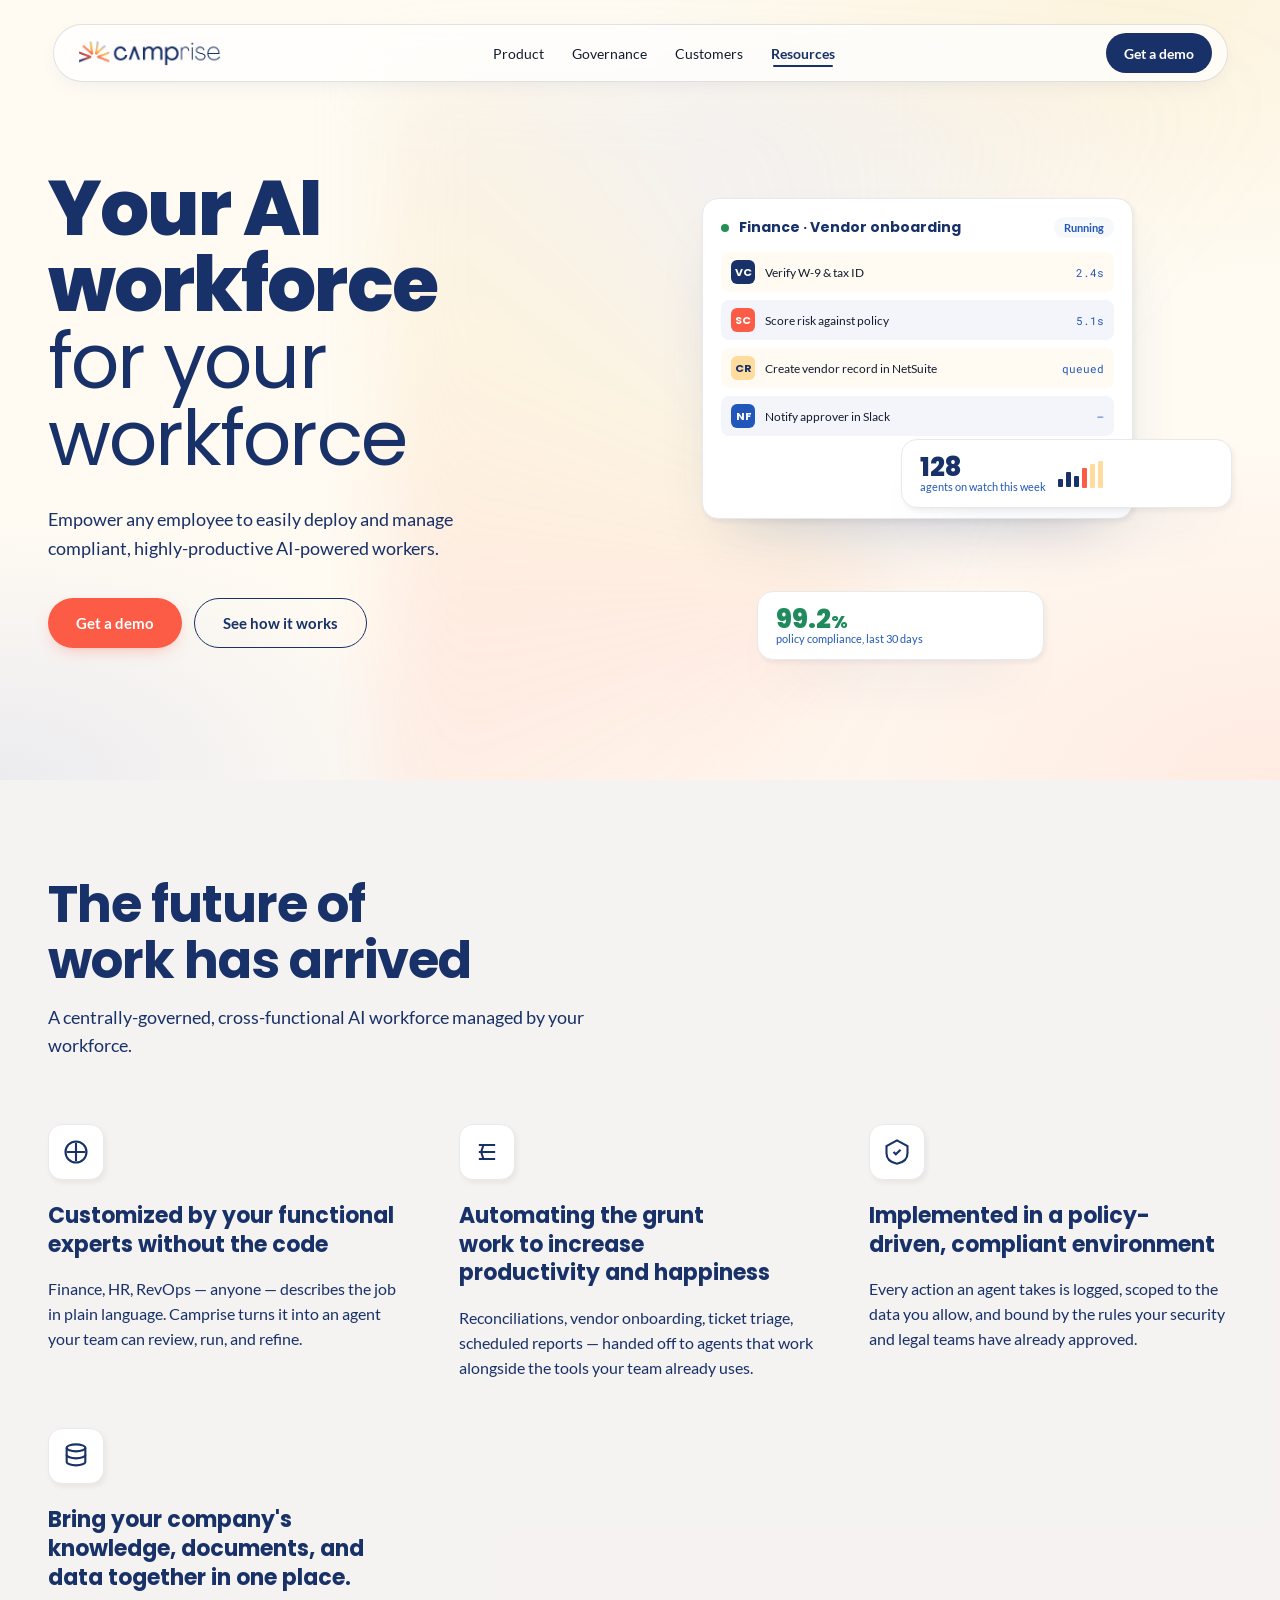
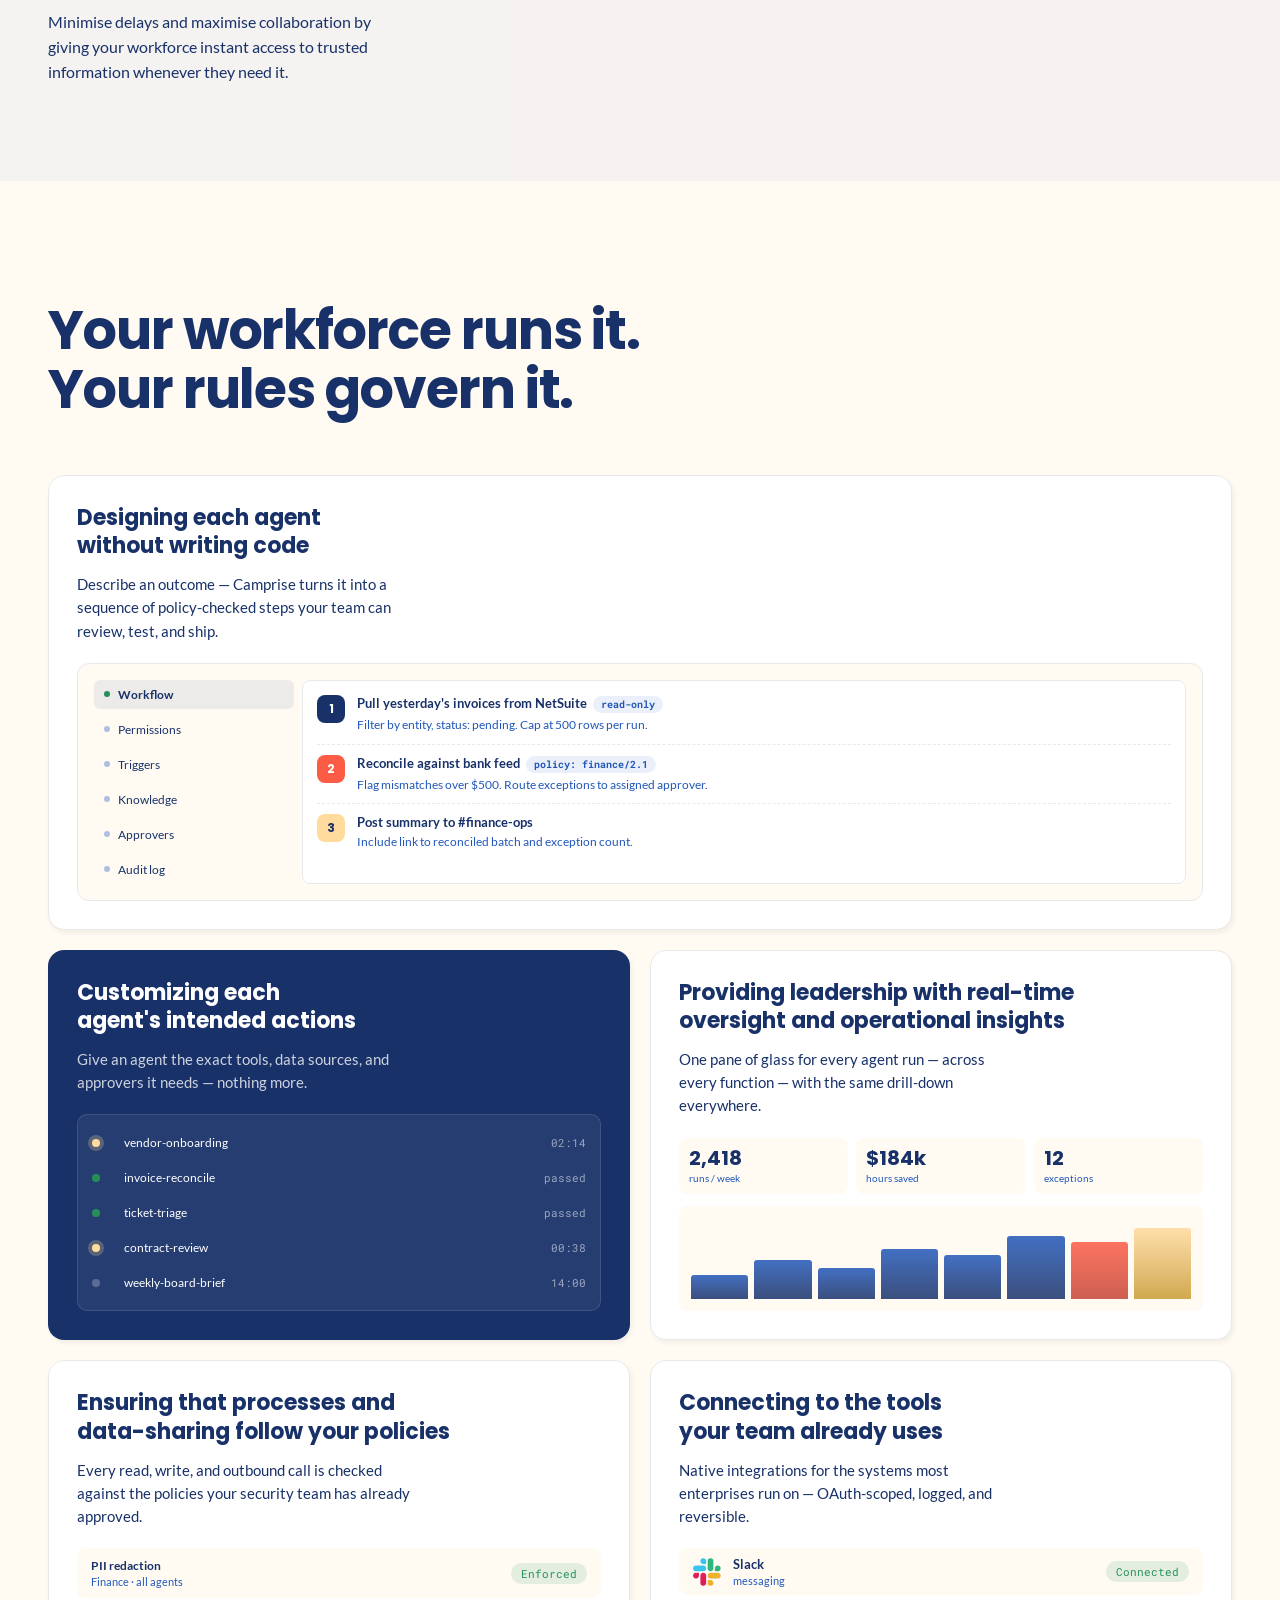
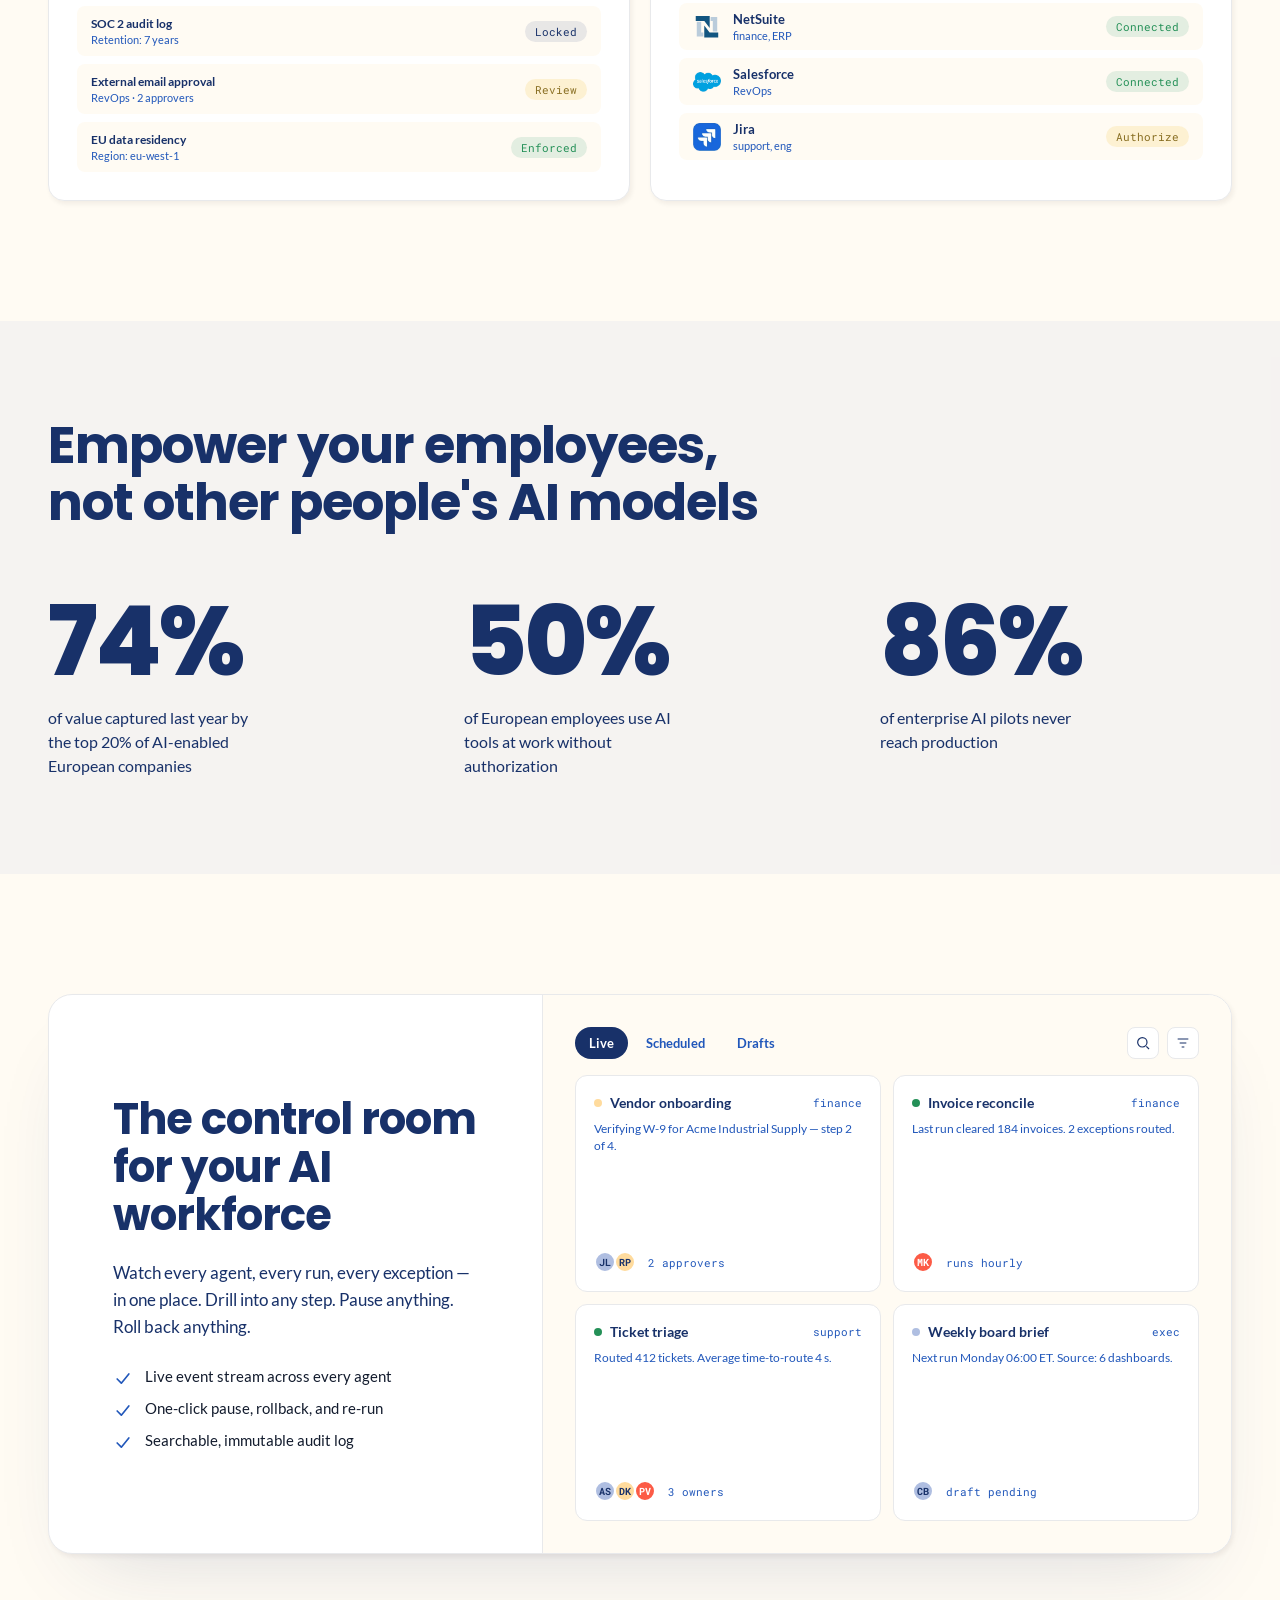
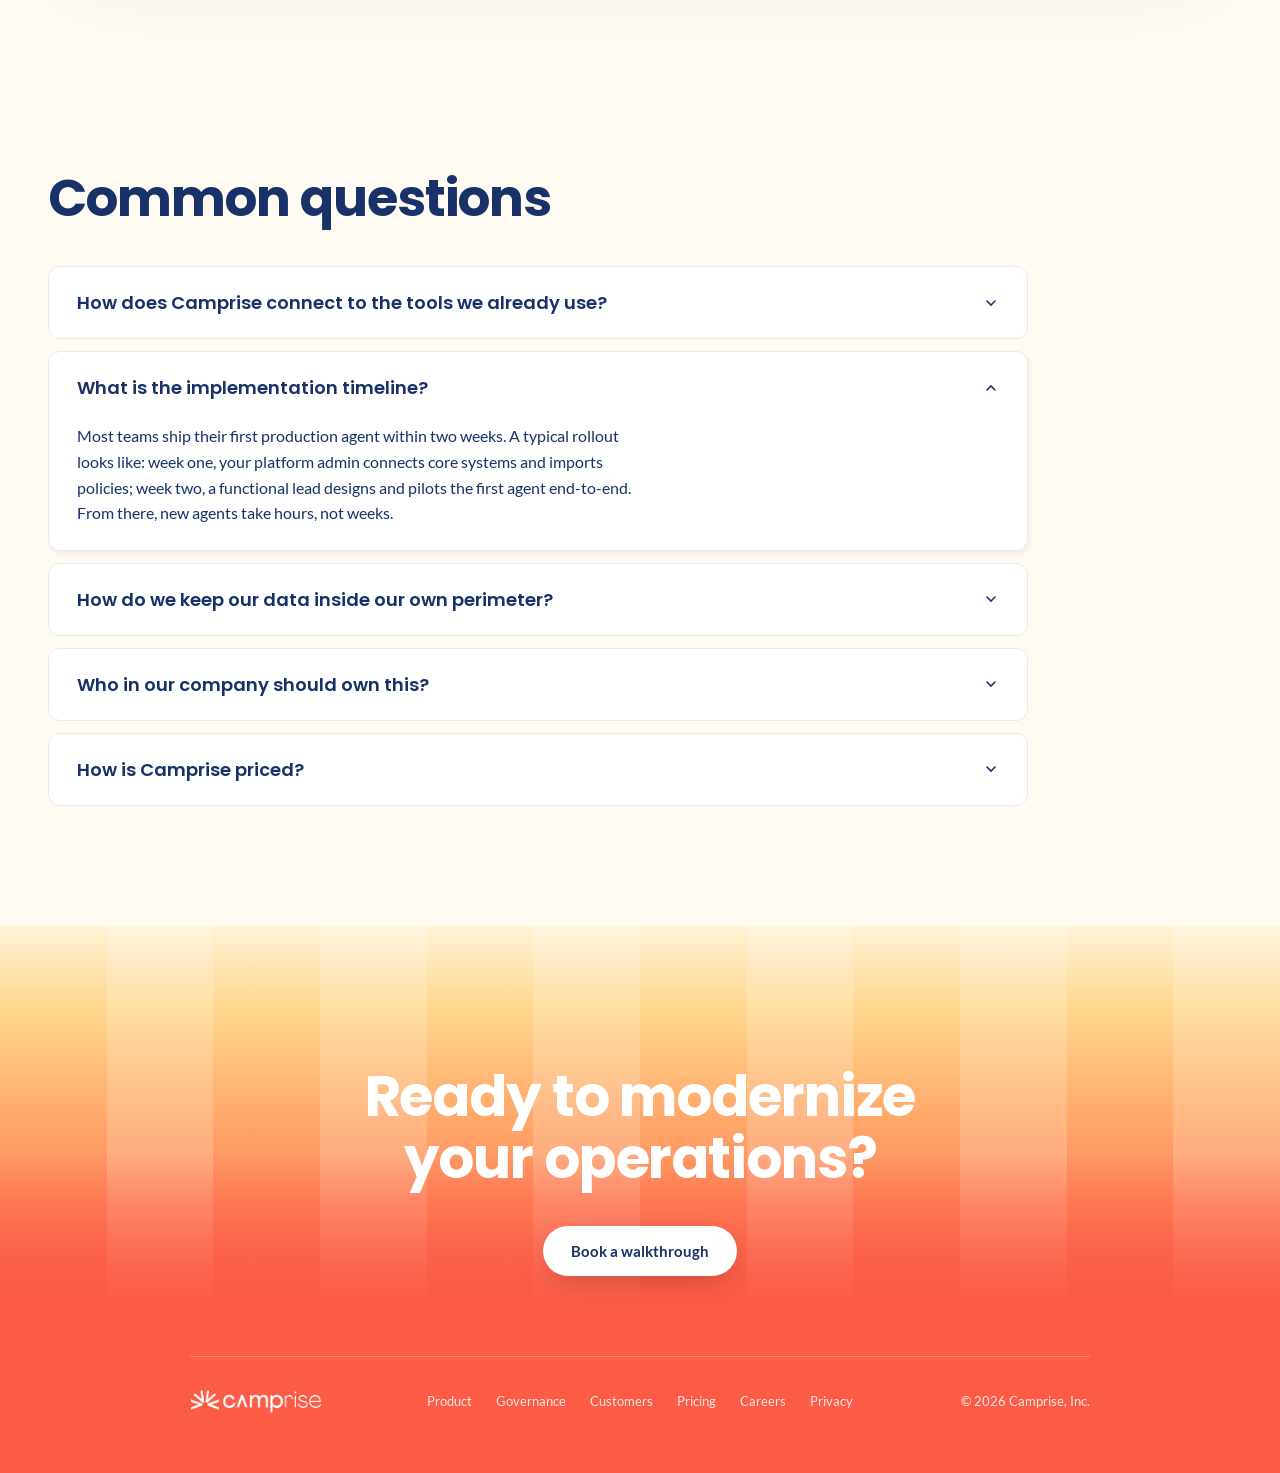
<file: index.html>
<!doctype html>
<html lang="en">
<head>
<meta charset="utf-8">
<meta name="viewport" content="width=device-width, initial-scale=1">
<title>Camprise — Your AI workforce for your workforce</title>
<link rel="stylesheet" href="colors_and_type.css">
<style>
  /* ---------- base ---------- */
  *, *::before, *::after { box-sizing: border-box; }
  html, body { margin: 0; padding: 0; }
  body {
    font-family: var(--cp-font-body);
    color: var(--cp-fg-1);
    background: var(--cp-cream);
    -webkit-font-smoothing: antialiased;
    text-rendering: optimizeLegibility;
  }
  img, svg { display: block; max-width: 100%; }
  a { color: inherit; text-decoration: none; }
  button { font: inherit; cursor: pointer; border: 0; background: none; color: inherit; }

  .wrap { max-width: 1280px; margin: 0 auto; padding: 0 48px; }
  @media (max-width: 720px) { .wrap { padding: 0 24px; } }

  /* ---------- motion ---------- */
  @keyframes cp-fade-up { from { opacity: 0; transform: translateY(18px); filter: blur(4px); } to { opacity: 1; transform: none; filter: blur(0); } }
  @keyframes cp-ring-pulse { 0%, 100% { box-shadow: 0 0 0 4px var(--ring-c); } 50% { box-shadow: 0 0 0 8px var(--ring-c); } }
  @keyframes cp-float { 0%, 100% { transform: translateY(0); } 50% { transform: translateY(-8px); } }
  @keyframes cp-grow-y { from { transform: scaleY(0); } to { transform: scaleY(1); } }
  @keyframes cp-grow-x { from { transform: scaleX(0); } to { transform: scaleX(1); } }

  /* Reveal-on-scroll is progressive enhancement ONLY. Content is visible by
     default; the hidden start state is applied solely when the inline script in
     <head> has confirmed animation is safe (it adds .cp-anim to <html>). Never
     gate content visibility on JS alone — if the observer never fires, the page
     must still read normally. */
  .cp-anim .reveal {
    opacity: 0; transform: translateY(18px); filter: blur(4px);
    transition: opacity .6s var(--cp-ease), transform .6s var(--cp-ease), filter .6s var(--cp-ease);
    transition-delay: var(--reveal-delay, 0s);
  }
  .cp-anim .reveal.is-visible { opacity: 1; transform: none; filter: blur(0); }
  @media print {
    .reveal, .cp-anim .reveal { opacity: 1 !important; transform: none !important; filter: none !important; }
  }
  .three-col .feature:nth-child(2) { --reveal-delay: .1s; }
  .three-col .feature:nth-child(3) { --reveal-delay: .2s; }
  .three-col .feature:nth-child(4) { --reveal-delay: .3s; }
  .bento .card:nth-child(2) { --reveal-delay: .08s; }
  .bento .card:nth-child(3) { --reveal-delay: .16s; }
  .bento .card:nth-child(4) { --reveal-delay: .24s; }
  .bento .card:nth-child(5) { --reveal-delay: .32s; }
  .stats-row .stat:nth-child(2) { --reveal-delay: .12s; }
  .stats-row .stat:nth-child(3) { --reveal-delay: .24s; }
  .faq-list .faq:nth-child(2) { --reveal-delay: .06s; }
  .faq-list .faq:nth-child(3) { --reveal-delay: .12s; }
  .faq-list .faq:nth-child(4) { --reveal-delay: .18s; }
  .faq-list .faq:nth-child(5) { --reveal-delay: .24s; }

  @media (prefers-reduced-motion: reduce) {
    *, *::before, *::after {
      animation-duration: 0.001ms !important;
      animation-iteration-count: 1 !important;
      transition-duration: 0.001ms !important;
      scroll-behavior: auto !important;
    }
    .reveal, .cp-anim .reveal { opacity: 1 !important; transform: none !important; filter: blur(0) !important; }
    .dash-chart span, .card.is-visible .dash-chart span { transform: scaleY(1) !important; }
  }

  /* ---------- nav ---------- */
  .nav-outer {
    position: sticky; top: 16px; z-index: 50;
    padding: 0 48px;
    margin-top: 24px;
  }
  .nav {
    position: relative;
    max-width: 1175px; margin: 0 auto;
    min-height: 58px; border-radius: 9999px;
    background: rgba(255,255,255,0.7);
    backdrop-filter: blur(12px); -webkit-backdrop-filter: blur(12px);
    border: 1px solid rgba(15, 17, 31, 0.12);
    box-shadow: 0 1px 0 rgba(255,255,255,0.4) inset, 0 6px 24px -12px rgba(31, 54, 117, 0.15);
    display: flex; align-items: center; justify-content: space-between;
    padding: 0 14px 0 24px;
    gap: 12px;
  }
  .brand {
    display: flex; align-items: center; gap: 10px;
    font-family: var(--cp-font-display);
    font-weight: 800;
    font-size: 20px;
    color: var(--cp-night);
    letter-spacing: -0.01em;
    flex-shrink: 0;
  }
  .brand-mark {
    width: 26px; height: 26px;
    border-radius: 6px;
    background: var(--cp-gradient-sunrise);
    position: relative;
    overflow: hidden;
  }
  .brand-mark::after {
    content: "";
    position: absolute; inset: 0;
    background: linear-gradient(180deg, transparent 55%, rgba(31,54,117,0.85) 55%);
    clip-path: polygon(50% 18%, 92% 100%, 8% 100%);
  }
  .brand-logo { height: 26px; width: auto; display: block; }
  .footer-brand .brand-logo { height: 24px; filter: brightness(0) invert(1); }
  .nav-links {
    display: flex; align-items: center; gap: 28px;
    font-size: 14px;
    color: var(--cp-fg-1);
    font-weight: 500;
  }
  .nav-links a { position: relative; transition: color .16s var(--cp-ease); }
  .nav-links a:hover { color: var(--cp-link); }
  .nav-links a::after {
    content: ""; position: absolute; left: 2px; right: 2px; bottom: -5px; height: 2px;
    background: var(--cp-night); border-radius: 2px;
    transform: scaleX(0); transform-origin: left;
    transition: transform .3s var(--cp-ease);
  }
  .nav-links a.active { color: var(--cp-night); font-weight: 700; }
  .nav-links a.active::after { transform: scaleX(1); }
  .nav-cta {
    display: inline-flex; align-items: center; gap: 6px;
    height: 40px; padding: 0 18px;
    background: var(--cp-night); color: #fff;
    border-radius: 9999px; font-weight: 600; font-size: 14px;
    transition: background .16s var(--cp-ease), transform .16s var(--cp-ease);
    white-space: nowrap; flex-shrink: 0;
  }
  .nav-cta:hover { background: var(--cp-night-700); transform: translateY(-1px); }

  .nav-toggle-input { position: absolute; opacity: 0; pointer-events: none; }
  .nav-toggle {
    display: none;
    align-items: center; gap: 8px;
    height: 36px; padding: 0 12px;
    border-radius: 9999px;
    flex-shrink: 0; cursor: pointer;
  }
  .nav-toggle-icon { position: relative; width: 18px; height: 18px; flex-shrink: 0; }
  .nav-toggle-bar, .nav-toggle-bar::before, .nav-toggle-bar::after {
    content: ""; display: block;
    width: 18px; height: 2px;
    background: var(--cp-night);
    border-radius: 2px;
    position: relative; top: 8px;
    transition: transform .18s var(--cp-ease), opacity .18s var(--cp-ease), background .18s var(--cp-ease);
  }
  .nav-toggle-bar::before { position: absolute; top: -6px; }
  .nav-toggle-bar::after { position: absolute; top: 6px; }
  .nav-toggle-label { font-size: 13px; font-weight: 600; color: var(--cp-night); }
  .nav-toggle-input:checked ~ .nav-toggle .nav-toggle-bar { background: transparent; }
  .nav-toggle-input:checked ~ .nav-toggle .nav-toggle-bar::before { top: 0; transform: rotate(45deg); }
  .nav-toggle-input:checked ~ .nav-toggle .nav-toggle-bar::after { top: 0; transform: rotate(-45deg); }
  .nav-toggle-input:checked ~ .nav-toggle .nav-toggle-label::before { content: "Close"; }
  .nav-toggle-label::before { content: "Menu"; }

  @media (max-width: 880px) {
    .nav-outer { padding: 0 20px; }
    .nav-links {
      display: none;
      position: absolute;
      top: calc(100% + 10px);
      left: 0; right: 0;
      flex-direction: column;
      align-items: stretch;
      gap: 2px;
      background: #fff;
      border: 1px solid var(--cp-mist);
      border-radius: 20px;
      padding: 10px;
      box-shadow: 0 20px 40px -20px rgba(31, 54, 117, 0.3);
    }
    .nav-links a { padding: 12px 14px; border-radius: 12px; }
    .nav-links a:hover { background: var(--cp-cream); }
    .nav-toggle { display: flex; }
    .nav-toggle-input:checked ~ .nav-links { display: flex; }
  }
  @media (max-width: 420px) {
    .nav-outer { padding: 0 12px; }
    .nav { gap: 6px; }
    .brand-logo { height: 22px; }
    .nav-cta { padding: 0 14px; font-size: 13px; height: 36px; }
    .nav-toggle { gap: 6px; padding: 0 10px; }
    .nav-toggle-label { font-size: 12px; }
  }
  @media (max-width: 360px) {
    .nav { gap: 4px; }
    .brand-logo { height: 19px; }
    .nav-cta { padding: 0 10px; font-size: 12px; }
    .nav-toggle { gap: 4px; padding: 0 8px; }
    .nav-toggle-icon { width: 16px; height: 16px; }
    .nav-toggle-bar, .nav-toggle-bar::before, .nav-toggle-bar::after { width: 16px; }
    .nav-toggle-label { font-size: 11px; }
  }

  /* ---------- buttons ---------- */
  .btn {
    display: inline-flex; align-items: center; justify-content: center; gap: 8px;
    height: 50px; padding: 0 28px;
    border-radius: 9999px;
    font-family: var(--cp-font-body);
    font-weight: 700; font-size: 15px;
    transition: transform .18s var(--cp-ease), background .16s var(--cp-ease), color .16s var(--cp-ease), border-color .16s var(--cp-ease), box-shadow .18s var(--cp-ease);
    white-space: nowrap;
  }
  .btn:hover { transform: translateY(-2px); }
  .btn:active { transform: scale(0.98); }
  .btn-coral { background: #FC5B46; color: #fff; box-shadow: 0 6px 18px -8px rgba(252, 91, 70, 0.55); }
  .btn-coral:hover { background: #FD6E5B; box-shadow: 0 10px 24px -8px rgba(252, 91, 70, 0.6); }
  .btn-outline {
    background: transparent; color: var(--cp-night);
    border: 1.5px solid var(--cp-night);
  }
  .btn-outline:hover { background: var(--cp-night); color: #fff; }
  .btn-white {
    background: #fff; color: var(--cp-night);
  }
  .btn-white:hover { background: var(--cp-cream); }

  /* ---------- HERO ---------- */
  .hero {
    position: relative;
    padding: 64px 0 120px;
    margin-top: -82px; /* pull nav back on top of bg */
    padding-top: 158px;
    overflow: hidden;
    background:
      radial-gradient(1100px 600px at 100% 100%, rgba(252, 91, 70, 0.10), transparent 60%),
      radial-gradient(900px 500px at 90% 0%, rgba(243, 215, 138, 0.22), transparent 60%),
      radial-gradient(700px 400px at 0% 100%, rgba(191, 198, 230, 0.30), transparent 65%),
      var(--cp-cream);
  }
  .hero::before {
    /* faint brand-arc curve on right */
    content: "";
    position: absolute;
    right: -10%; bottom: -40%;
    width: 80%; aspect-ratio: 1;
    background: conic-gradient(from 200deg at 50% 50%, transparent 0deg, rgba(252,91,70,0.10) 60deg, rgba(243,215,138,0.18) 100deg, rgba(191,198,230,0.18) 140deg, transparent 200deg);
    filter: blur(40px);
    pointer-events: none;
  }
  .hero-inner {
    position: relative;
    display: grid; grid-template-columns: minmax(0, 1fr) minmax(0, 1fr);
    gap: 80px; align-items: center;
  }
  .hero h1 {
    font-family: var(--cp-font-display);
    font-weight: 800;
    font-size: clamp(48px, 6vw, 80px);
    line-height: 1.0;
    letter-spacing: -0.025em;
    color: var(--cp-night);
    margin: 0 0 28px;
    text-wrap: balance;
  }
  .hero h1 span { font-weight: 400; }
  .hero p.lede {
    font-size: 18px; line-height: 1.6;
    color: var(--cp-fg-2);
    margin: 0 0 36px;
    max-width: 480px;
  }
  .hero-ctas { display: flex; flex-wrap: wrap; gap: 12px; }

  /* hero visual — abstract product card */
  .hero-visual {
    position: relative;
    aspect-ratio: 1.1 / 1;
  }
  .hero-card {
    position: absolute;
    background: #fff;
    border: 1px solid var(--cp-mist);
    border-radius: 16px;
    box-shadow: 2px 3px 5px rgba(28, 22, 13, 0.06), 0 30px 60px -30px rgba(31, 54, 117, 0.25);
    padding: 18px;
  }
  .hero-card--main { top: 8%; left: 4%; width: 78%; height: 64%; }
  .hero-card--badge { top: 56%; right: 0; width: 60%; padding: 14px 18px; }
  .hero-card--mini { bottom: 0; left: 14%; width: 52%; padding: 14px 18px; }
  @media (min-width: 981px) {
    .hero-card--badge { animation: cp-float 5s ease-in-out infinite; }
    .hero-card--mini { animation: cp-float 6.5s ease-in-out infinite; animation-delay: -2s; }
  }

  .hc-head {
    display: flex; align-items: center; justify-content: space-between;
    margin-bottom: 14px;
  }
  .hc-title {
    display: flex; align-items: center; gap: 10px;
    font-family: var(--cp-font-display);
    font-weight: 700; font-size: 14px;
    color: var(--cp-night);
  }
  .hc-dot { width: 8px; height: 8px; border-radius: 9999px; background: var(--cp-status-success); --ring-c: rgba(31, 138, 91, 0.15); animation: cp-ring-pulse 2s ease-in-out infinite; }
  .hc-pill { font-size: 11px; color: var(--cp-fg-3); background: var(--cp-mist-50); border-radius: 9999px; padding: 4px 10px; font-weight: 600; }

  .hc-rows { display: grid; gap: 8px; }
  .hc-row {
    display: grid; grid-template-columns: 24px 1fr auto; gap: 10px; align-items: center;
    padding: 8px 10px; border-radius: 8px; background: var(--cp-cream);
    font-size: 12px; color: var(--cp-fg-1);
  }
  .hc-row:nth-child(even) { background: rgba(191, 198, 230, 0.18); }
  .hc-icon {
    width: 24px; height: 24px; border-radius: 6px;
    background: var(--cp-night); color: #fff;
    display: grid; place-items: center;
    font-family: var(--cp-font-display); font-weight: 700; font-size: 11px;
  }
  .hc-icon.coral { background: #FC5B46; }
  .hc-icon.gold { background: var(--cp-golden); color: var(--cp-night); }
  .hc-icon.sky { background: var(--cp-sky); }
  .hc-meta { font-size: 11px; color: var(--cp-fg-3); font-family: var(--cp-font-mono); }

  .hc-badge { display: flex; align-items: center; gap: 12px; }
  .hc-badge-num {
    font-family: var(--cp-font-display); font-weight: 800;
    font-size: 26px; color: var(--cp-night); line-height: 1;
  }
  .hc-badge-lbl { font-size: 11px; color: var(--cp-fg-3); text-transform: none; }
  .hc-spark { display: flex; align-items: end; gap: 3px; height: 28px; }
  .hc-spark span {
    width: 5px; background: var(--cp-night); border-radius: 1px;
    transform-origin: bottom; animation: cp-grow-y .5s var(--cp-ease) both;
  }
  .hc-spark span:nth-child(1) { height: 30%; animation-delay: .05s; }
  .hc-spark span:nth-child(2) { height: 55%; animation-delay: .1s; }
  .hc-spark span:nth-child(3) { height: 40%; animation-delay: .15s; }
  .hc-spark span:nth-child(4) { height: 70%; background: #FC5B46; animation-delay: .2s; }
  .hc-spark span:nth-child(5) { height: 85%; background: var(--cp-golden); animation-delay: .25s; }
  .hc-spark span:nth-child(6) { height: 95%; background: var(--cp-golden); animation-delay: .3s; }

  @media (max-width: 980px) {
    .hero-inner { grid-template-columns: 1fr; gap: 48px; }
    .hero { padding: 140px 0 80px; }
    .hero-visual {
      position: static; aspect-ratio: auto; max-width: 100%;
      display: flex; flex-direction: column; gap: 16px;
    }
    .hero-card, .hero-card--main, .hero-card--badge, .hero-card--mini {
      position: static; top: auto; left: auto; right: auto; bottom: auto;
      width: 100%; height: auto;
    }
  }

  /* ---------- SECTION: Future of work ---------- */
  .sect-future {
    background: rgba(191, 198, 230, 0.16);
    padding: 96px 0;
  }
  .sect-head { max-width: 720px; margin-bottom: 64px; }
  .sect-head h2 {
    font-family: var(--cp-font-display);
    font-weight: 700;
    font-size: clamp(36px, 4vw, 52px);
    line-height: 1.1;
    letter-spacing: -0.02em;
    color: var(--cp-night);
    margin: 0 0 16px;
    text-wrap: balance;
  }
  .sect-head p {
    font-size: 18px; line-height: 1.55;
    color: var(--cp-fg-2);
    margin: 0;
    max-width: 560px;
  }
  .three-col {
    display: grid; grid-template-columns: repeat(3, 1fr);
    gap: 48px;
  }
  @media (max-width: 880px) { .three-col { grid-template-columns: 1fr; gap: 36px; } }

  .feature {
    display: flex; flex-direction: column; gap: 18px;
  }
  .feature-icon {
    width: 56px; height: 56px;
    border-radius: 14px;
    background: #fff;
    border: 1px solid var(--cp-mist);
    display: grid; place-items: center;
    color: var(--cp-night);
    box-shadow: 2px 3px 5px rgba(28, 22, 13, 0.06);
  }
  .feature-icon svg { width: 28px; height: 28px; stroke: currentColor; stroke-width: 1.8; fill: none; }
  .feature h3 {
    font-family: var(--cp-font-display);
    font-weight: 700;
    font-size: 22px;
    line-height: 1.3;
    color: var(--cp-night);
    margin: 4px 0 0;
    text-wrap: balance;
  }
  .feature p {
    font-size: 16px; line-height: 1.55;
    color: var(--cp-fg-2);
    margin: 0;
  }

  /* ---------- SECTION: Your workforce runs it (bento) ---------- */
  .sect-rules { padding: 120px 0; }
  .sect-rules .sect-head { max-width: 900px; margin-bottom: 56px; }
  .sect-rules .sect-head h2 { font-size: clamp(36px, 4.2vw, 56px); }

  .bento {
    display: grid;
    grid-template-columns: repeat(2, 1fr);
    grid-auto-rows: minmax(280px, auto);
    gap: 20px;
  }
  .card {
    background: #fff;
    border: 1px solid var(--cp-mist);
    border-radius: 16px;
    padding: 28px;
    box-shadow: 2px 3px 5px rgba(28, 22, 13, 0.06);
    display: flex; flex-direction: column;
    transition: transform .24s var(--cp-ease), box-shadow .24s var(--cp-ease);
  }
  .card:hover { transform: translateY(-2px); box-shadow: 2px 5px 12px rgba(28, 22, 13, 0.09); }
  .card-wide { grid-column: span 2; min-height: 360px; }
  .card-dark {
    background: var(--cp-night);
    color: #fff;
    border-color: transparent;
  }
  .card h3 {
    font-family: var(--cp-font-display);
    font-weight: 700;
    font-size: 22px;
    line-height: 1.3;
    color: var(--cp-night);
    margin: 0 0 12px;
    max-width: 28ch;
    text-wrap: balance;
  }
  .card-dark h3 { color: #fff; }
  .card p {
    font-size: 15px; line-height: 1.55;
    color: var(--cp-fg-2);
    margin: 0;
    max-width: 38ch;
  }
  .card-dark p { color: rgba(255,255,255,0.78); }
  .card-art { flex: 1; position: relative; margin-top: 20px; }

  /* card art: wide top card → policy editor mock */
  .art-editor {
    height: 100%;
    background: var(--cp-cream);
    border: 1px solid var(--cp-mist);
    border-radius: 12px;
    padding: 16px;
    display: grid; gap: 8px;
    grid-template-columns: 200px 1fr;
    overflow: hidden;
  }
  .ae-side { display: flex; flex-direction: column; gap: 6px; }
  .ae-side-item {
    display: flex; align-items: center; gap: 8px;
    font-size: 12px; color: var(--cp-fg-2);
    padding: 7px 10px; border-radius: 6px;
  }
  .ae-side-item.active { background: rgba(31, 54, 117, 0.08); color: var(--cp-night); font-weight: 600; }
  .ae-side-item .dot { width: 6px; height: 6px; border-radius: 9999px; background: var(--cp-fg-disabled); }
  .ae-side-item.active .dot { background: var(--cp-status-success); }
  .ae-main {
    background: #fff;
    border: 1px solid var(--cp-mist);
    border-radius: 8px;
    padding: 14px;
    display: flex; flex-direction: column; gap: 10px;
    overflow: hidden;
  }
  .ae-step {
    display: grid; grid-template-columns: 28px 1fr; gap: 12px;
    align-items: start;
    padding-bottom: 10px;
    border-bottom: 1px dashed var(--cp-mist);
  }
  .ae-step:last-child { border-bottom: 0; }
  .ae-num {
    width: 28px; height: 28px; border-radius: 8px;
    display: grid; place-items: center;
    font-family: var(--cp-font-display); font-weight: 700; font-size: 12px;
    background: var(--cp-night); color: #fff;
  }
  .ae-step:nth-child(2) .ae-num { background: #FC5B46; }
  .ae-step:nth-child(3) .ae-num { background: var(--cp-golden); color: var(--cp-night); }
  .ae-step-title { font-weight: 700; color: var(--cp-night); font-size: 13px; margin-bottom: 4px; }
  .ae-step-body { font-size: 12px; color: var(--cp-fg-3); line-height: 1.4; }
  .ae-tag {
    display: inline-flex; align-items: center; gap: 4px;
    font-size: 10px; font-family: var(--cp-font-mono);
    color: var(--cp-sky); background: rgba(63, 102, 193, 0.10);
    padding: 2px 8px; border-radius: 9999px;
    margin-left: 6px;
  }
  @media (max-width: 720px) { .art-editor { grid-template-columns: 1fr; } .ae-side { flex-direction: row; flex-wrap: wrap; } }

  /* dark card art: agent runner */
  .art-runner {
    flex: 1; margin-top: 20px;
    background: rgba(255,255,255,0.06);
    border: 1px solid rgba(255,255,255,0.12);
    border-radius: 10px;
    padding: 14px;
    display: flex; flex-direction: column; gap: 8px;
  }
  .runner-row {
    display: grid; grid-template-columns: 22px 1fr 50px; gap: 10px; align-items: center;
    font-size: 12px;
    padding: 6px 0;
  }
  .runner-dot { width: 8px; height: 8px; border-radius: 9999px; }
  .runner-dot.run { background: var(--cp-golden); box-shadow: 0 0 0 4px rgba(243, 215, 138, 0.25); }
  .runner-dot.ok { background: var(--cp-status-success); }
  .runner-dot.idle { background: rgba(255,255,255,0.25); }
  .runner-name { color: #fff; font-weight: 500; }
  .runner-meta { font-family: var(--cp-font-mono); font-size: 11px; color: rgba(255,255,255,0.55); text-align: right; }

  /* dashboard card art */
  .art-dash { flex: 1; margin-top: 20px; display: grid; grid-template-rows: auto 1fr; gap: 12px; }
  .dash-stats { display: grid; grid-template-columns: repeat(3, 1fr); gap: 8px; }
  .dash-stat {
    background: var(--cp-cream);
    border-radius: 8px; padding: 10px;
  }
  .dash-stat .n { font-family: var(--cp-font-display); font-weight: 700; font-size: 20px; color: var(--cp-night); line-height: 1; }
  .dash-stat .l { font-size: 10px; color: var(--cp-fg-3); margin-top: 4px; }
  .dash-chart {
    background: var(--cp-cream); border-radius: 8px;
    padding: 12px;
    display: flex; align-items: end; gap: 6px;
  }
  .dash-chart span {
    flex: 1;
    border-radius: 3px 3px 0 0;
    background: linear-gradient(180deg, var(--cp-sky), var(--cp-night));
    opacity: 0.85;
    transform-origin: bottom;
    transition: transform .5s var(--cp-ease);
  }
  /* Bars only start collapsed when animation is confirmed safe, so they never
     stay invisible if the reveal observer never runs. */
  .cp-anim .dash-chart span { transform: scaleY(0); }
  .cp-anim .card.is-visible .dash-chart span { transform: scaleY(1); }
  .dash-chart span:nth-child(1){height:30%; transition-delay: .05s;}
  .dash-chart span:nth-child(2){height:48%; transition-delay: .1s;}
  .dash-chart span:nth-child(3){height:38%; transition-delay: .15s;}
  .dash-chart span:nth-child(4){height:62%; transition-delay: .2s;}
  .dash-chart span:nth-child(5){height:55%; transition-delay: .25s;}
  .dash-chart span:nth-child(6){height:78%; transition-delay: .3s;}
  .dash-chart span:nth-child(7){height:70%; background: linear-gradient(180deg, #FC5B46, #C44434); transition-delay: .35s;}
  .dash-chart span:nth-child(8){height:88%; background: linear-gradient(180deg, var(--cp-golden), #C99A2F); transition-delay: .4s;}

  /* governance card art */
  .art-gov { flex: 1; margin-top: 20px; display: grid; gap: 8px; }
  .gov-row {
    display: grid; grid-template-columns: 1fr auto; align-items: center;
    background: var(--cp-cream); border-radius: 8px;
    padding: 10px 14px;
  }
  .gov-name { font-size: 12px; color: var(--cp-night); font-weight: 600; }
  .gov-name small { display: block; font-weight: 400; color: var(--cp-fg-3); font-size: 11px; margin-top: 2px; }
  .gov-state {
    font-family: var(--cp-font-mono); font-size: 11px;
    padding: 3px 10px; border-radius: 9999px;
    background: rgba(31, 138, 91, 0.12); color: var(--cp-status-success);
  }
  .gov-state.warn { background: rgba(243, 196, 65, 0.18); color: #876d20; }
  .gov-state.lock { background: rgba(31, 54, 117, 0.10); color: var(--cp-night); }

  @media (max-width: 880px) {
    .bento { grid-template-columns: 1fr; }
    .card-wide { grid-column: span 1; }
  }

  /* integrations card art */
  .art-int { flex: 1; margin-top: 20px; display: grid; gap: 8px; align-content: start; }
  .int-row {
    display: grid; grid-template-columns: 1fr auto; align-items: center;
    background: var(--cp-cream); border-radius: 8px;
    padding: 8px 14px;
  }
  .int-app {
    display: flex; gap: 12px; align-items: center;
    font-size: 13px; color: var(--cp-night); font-weight: 600;
  }
  .int-app small { display: block; font-weight: 400; color: var(--cp-fg-3); font-size: 11px; margin-top: 2px; }
  .int-logo {
    width: 28px; height: 28px;
    display: grid; place-items: center;
    flex-shrink: 0;
  }
  .int-logo img {
    max-width: 100%; max-height: 100%;
    width: auto; height: auto;
    object-fit: contain;
  }
  .int-conn {
    font-family: var(--cp-font-mono); font-size: 11px;
    padding: 3px 10px; border-radius: 9999px;
  }
  .int-conn.ok { background: rgba(31, 138, 91, 0.12); color: var(--cp-status-success); }
  .int-conn.pending { background: rgba(243, 196, 65, 0.18); color: #876d20; }

  /* ---------- SECTION: stats ---------- */
  .sect-stats {
    background: rgba(191, 198, 230, 0.16);
    padding: 96px 0;
  }
  .stats-row {
    display: grid; grid-template-columns: repeat(3, 1fr);
    gap: 64px;
    margin-top: 32px;
  }
  .stat .n {
    font-family: var(--cp-font-display);
    font-weight: 800;
    font-size: clamp(64px, 8vw, 96px);
    line-height: 1;
    letter-spacing: -0.03em;
    color: var(--cp-night);
  }
  .stat .l {
    font-size: 16px; line-height: 1.5;
    color: var(--cp-fg-2);
    margin-top: 16px;
    max-width: 24ch;
  }
  @media (max-width: 880px) { .stats-row { grid-template-columns: 1fr; gap: 40px; } }

  /* ---------- SECTION: product feature card ---------- */
  .sect-product { padding: 120px 0; }
  .product-card {
    background: #fff;
    border: 1px solid var(--cp-mist);
    border-radius: 24px;
    box-shadow: 2px 3px 5px rgba(28, 22, 13, 0.06), 0 40px 80px -40px rgba(31, 54, 117, 0.18);
    overflow: hidden;
    display: grid; grid-template-columns: 5fr 7fr;
    min-height: 560px;
  }
  .product-text { padding: 64px; display: flex; flex-direction: column; gap: 20px; justify-content: center; }
  .product-eyebrow {
    font-family: var(--cp-font-mono);
    font-size: 12px;
    letter-spacing: 0.08em;
    text-transform: uppercase;
    color: var(--cp-sky);
    font-weight: 500;
  }
  .product-text h2 {
    font-family: var(--cp-font-display);
    font-weight: 700;
    font-size: clamp(32px, 3.4vw, 44px);
    line-height: 1.1;
    letter-spacing: -0.02em;
    color: var(--cp-night);
    margin: 0;
  }
  .product-text p {
    font-size: 17px; line-height: 1.6;
    color: var(--cp-fg-2);
    margin: 0;
  }
  .product-bullets { display: grid; gap: 10px; margin-top: 6px; }
  .product-bullet {
    display: grid; grid-template-columns: 20px 1fr; gap: 12px;
    font-size: 15px; color: var(--cp-fg-1);
  }
  .product-bullet svg { width: 20px; height: 20px; stroke: var(--cp-sky); stroke-width: 2; fill: none; margin-top: 2px; }

  .product-screen {
    background: var(--cp-cream);
    padding: 32px;
    border-left: 1px solid var(--cp-mist);
    position: relative;
    display: grid; grid-template-rows: auto 1fr; gap: 16px;
  }
  .ps-head { display: flex; align-items: center; justify-content: space-between; flex-wrap: wrap; gap: 10px; }
  .ps-tabs { display: flex; flex-wrap: wrap; gap: 4px; }
  .ps-tab {
    font-size: 13px; padding: 8px 14px; border-radius: 9999px;
    color: var(--cp-fg-3); font-weight: 600;
    white-space: nowrap;
  }
  .ps-tab.active { background: var(--cp-night); color: #fff; }
  .ps-actions { display: flex; gap: 8px; flex-shrink: 0; }
  .ps-action {
    width: 32px; height: 32px; border-radius: 8px;
    background: #fff; border: 1px solid var(--cp-mist);
    display: grid; place-items: center;
    color: var(--cp-fg-2);
  }
  .ps-action svg { width: 16px; height: 16px; stroke: currentColor; stroke-width: 1.8; fill: none; }

  .ps-grid {
    display: grid; grid-template-columns: repeat(2, minmax(0, 1fr)); gap: 12px;
    min-width: 0;
  }
  .ps-tile {
    background: #fff;
    border: 1px solid var(--cp-mist);
    border-radius: 12px;
    padding: 18px;
    display: flex; flex-direction: column; gap: 10px;
    min-height: 130px;
    min-width: 0;
  }
  .ps-tile-head { display: flex; align-items: center; justify-content: space-between; }
  .ps-tile-title { font-weight: 700; color: var(--cp-night); font-size: 14px; display: flex; align-items: center; gap: 8px; }
  .ps-tile-title::before { content: ""; width: 8px; height: 8px; border-radius: 9999px; background: var(--cp-status-success); }
  .ps-tile.idle .ps-tile-title::before { background: var(--cp-fg-disabled); }
  .ps-tile.run .ps-tile-title::before { background: var(--cp-golden); --ring-c: rgba(243, 215, 138, 0.3); animation: cp-ring-pulse 2.2s ease-in-out infinite; }
  .ps-tile-meta { font-family: var(--cp-font-mono); font-size: 11px; color: var(--cp-fg-3); }
  .ps-tile p { font-size: 12px; color: var(--cp-fg-3); margin: 0; line-height: 1.4; }
  .ps-tile-foot { display: flex; gap: 6px; align-items: center; margin-top: auto; font-size: 11px; color: var(--cp-fg-3); font-family: var(--cp-font-mono); }
  .ps-avatar {
    width: 22px; height: 22px; border-radius: 9999px;
    background: var(--cp-periwinkle); border: 2px solid #fff;
    display: grid; place-items: center;
    font-weight: 700; font-size: 10px; color: var(--cp-night);
    margin-left: -8px;
  }
  .ps-avatar:first-child { margin-left: 0; }
  .ps-avatar.gold { background: var(--cp-golden); }
  .ps-avatar.coral { background: #FC5B46; color: #fff; }

  @media (max-width: 980px) {
    .product-card { grid-template-columns: 1fr; }
    .product-text { padding: 40px; }
    .product-screen { border-left: 0; border-top: 1px solid var(--cp-mist); padding: 24px; }
  }
  @media (max-width: 560px) {
    .product-text { padding: 28px; }
    .product-screen { padding: 16px; }
    .ps-grid { grid-template-columns: 1fr; }
  }

  /* ---------- SECTION: FAQ ---------- */
  .sect-faq { padding: 96px 0 120px; }
  .sect-faq .sect-head { margin-bottom: 40px; }
  .faq-list { display: grid; gap: 12px; max-width: 980px; }
  .faq {
    background: #fff;
    border: 1px solid var(--cp-mist);
    border-radius: 12px;
    transition: box-shadow .24s var(--cp-ease);
  }
  .faq[open] { box-shadow: 2px 3px 5px rgba(28, 22, 13, 0.06); }
  .faq summary {
    cursor: pointer;
    padding: 22px 28px;
    display: flex; align-items: center; justify-content: space-between;
    list-style: none;
    font-family: var(--cp-font-display);
    font-weight: 600;
    font-size: 18px;
    color: var(--cp-night);
  }
  .faq summary::-webkit-details-marker { display: none; }
  .faq summary::after {
    content: "";
    width: 16px; height: 16px;
    background: var(--cp-night);
    -webkit-mask: url("data:image/svg+xml;utf8,<svg xmlns='http://www.w3.org/2000/svg' viewBox='0 0 24 24' fill='none' stroke='black' stroke-width='2.4' stroke-linecap='round'><path d='M6 9l6 6 6-6'/></svg>") center/contain no-repeat;
            mask: url("data:image/svg+xml;utf8,<svg xmlns='http://www.w3.org/2000/svg' viewBox='0 0 24 24' fill='none' stroke='black' stroke-width='2.4' stroke-linecap='round'><path d='M6 9l6 6 6-6'/></svg>") center/contain no-repeat;
    transition: transform .24s var(--cp-ease);
    flex-shrink: 0;
    margin-left: 24px;
  }
  .faq[open] summary::after { transform: rotate(180deg); }
  .faq-body {
    padding: 0 28px 24px;
    color: var(--cp-fg-2);
    font-size: 16px; line-height: 1.6;
    max-width: 70ch;
    overflow: hidden;
    transition: height .28s var(--cp-ease);
  }

  /* ---------- CTA footer ---------- */
  .cta-foot {
    position: relative;
    overflow: hidden;
    text-align: center;
    padding: 140px 24px 60px;
    color: #fff;
    background: #FC5B46;
  }
  .cta-foot::before {
    content: "";
    position: absolute; inset: 0 0 auto 0;
    height: 70%;
    background:
      repeating-linear-gradient(
        90deg,
        transparent 0,
        transparent 8.333%,
        rgba(255,255,255,0.18) 8.333%,
        rgba(255,255,255,0.18) 16.666%
      ),
      linear-gradient(180deg, #FFF3D8 0%, #FFD68C 22%, #FFA86A 50%, #FC5B46 100%);
    -webkit-mask: linear-gradient(180deg, #000 60%, transparent 100%);
            mask: linear-gradient(180deg, #000 60%, transparent 100%);
  }
  .cta-foot-inner { position: relative; max-width: 900px; margin: 0 auto; }
  .cta-foot h2 {
    font-family: var(--cp-font-display);
    font-weight: 700;
    font-size: clamp(36px, 4.4vw, 60px);
    line-height: 1.1;
    letter-spacing: -0.02em;
    color: #fff;
    margin: 0 0 36px;
    text-wrap: balance;
  }
  .cta-foot .btn-white { box-shadow: 0 10px 30px -10px rgba(0,0,0,0.25); }

  .footer-bottom {
    position: relative;
    margin-top: 80px;
    padding-top: 32px;
    border-top: 1px solid rgba(255,255,255,0.25);
    display: grid;
    grid-template-columns: 1fr auto 1fr;
    align-items: center;
    gap: 24px;
    font-size: 13px;
    color: rgba(255,255,255,0.85);
    max-width: 1200px; margin-left: auto; margin-right: auto;
  }
  .footer-brand { display: flex; align-items: center; gap: 10px; font-family: var(--cp-font-display); font-weight: 700; color: #fff; }
  .footer-brand .brand-mark { background: rgba(255,255,255,0.95); }
  .footer-brand .brand-mark::after { background: linear-gradient(180deg, transparent 55%, #FC5B46 55%); }
  .footer-links { display: flex; gap: 24px; justify-content: center; }
  .footer-links a:hover { color: #fff; }
  .footer-copy { text-align: right; }

  @media (max-width: 720px) {
    .footer-bottom { grid-template-columns: 1fr; text-align: center; }
    .footer-copy { text-align: center; }
    .footer-links { flex-wrap: wrap; }
  }

</style>
<script>
// Opt in to scroll-reveal animation ONLY when it can actually finish, so content
// is never left invisible. Runs before <body> paints to avoid a flash.
(function () {
  try {
    var reduced = window.matchMedia && window.matchMedia('(prefers-reduced-motion: reduce)').matches;
    // document.hidden => IntersectionObserver callbacks are throttled/paused by
    // the browser, so the reveal would never fire and content would stay blank.
    if ('IntersectionObserver' in window && !reduced && !document.hidden) {
      document.documentElement.className += ' cp-anim';
    }
  } catch (e) { /* leave content visible */ }
})();
</script>
</head>
<body>

<!-- ============ NAV ============ -->
<div class="nav-outer">
  <nav class="nav">
    <a class="brand" href="#" aria-label="Camprise">
      <img class="brand-logo" src="uploads/camprise-logo-transparent.png" alt="Camprise">
    </a>
    <input type="checkbox" id="nav-toggle" class="nav-toggle-input">
    <div class="nav-links">
      <a href="#product">Product</a>
      <a href="#governance">Governance</a>
      <a href="#stats">Customers</a>
      <a href="#faq">Resources</a>
    </div>
    <a class="nav-cta" href="#cta">Get a demo</a>
    <label for="nav-toggle" class="nav-toggle">
      <span class="nav-toggle-icon"><span class="nav-toggle-bar"></span></span>
      <span class="nav-toggle-label"></span>
    </label>
  </nav>
</div>

<!-- ============ HERO ============ -->
<section class="hero">
  <div class="wrap hero-inner">
    <div>
      <h1>Your AI workforce<br><span>for your workforce</span></h1>
      <p class="lede">Empower any employee to easily deploy and manage compliant, highly-productive AI-powered workers.</p>
      <div class="hero-ctas">
        <a class="btn btn-coral" href="#cta">Get a demo</a>
        <a class="btn btn-outline" href="#product">See how it works</a>
      </div>
    </div>

    <div class="hero-visual" aria-hidden="true">
      <div class="hero-card hero-card--main">
        <div class="hc-head">
          <div class="hc-title"><span class="hc-dot"></span>Finance · Vendor onboarding</div>
          <span class="hc-pill">Running</span>
        </div>
        <div class="hc-rows">
          <div class="hc-row"><span class="hc-icon">VC</span><span>Verify W-9 &amp; tax ID</span><span class="hc-meta">2.4s</span></div>
          <div class="hc-row"><span class="hc-icon coral">SC</span><span>Score risk against policy</span><span class="hc-meta">5.1s</span></div>
          <div class="hc-row"><span class="hc-icon gold">CR</span><span>Create vendor record in NetSuite</span><span class="hc-meta">queued</span></div>
          <div class="hc-row"><span class="hc-icon sky">NF</span><span>Notify approver in Slack</span><span class="hc-meta">—</span></div>
        </div>
      </div>
      <div class="hero-card hero-card--badge">
        <div class="hc-badge">
          <div>
            <div class="hc-badge-num">128</div>
            <div class="hc-badge-lbl">agents on watch this week</div>
          </div>
          <div class="hc-spark"><span></span><span></span><span></span><span></span><span></span><span></span></div>
        </div>
      </div>
      <div class="hero-card hero-card--mini">
        <div class="hc-badge">
          <div>
            <div class="hc-badge-num" style="color:#1F8A5B;">99.2<span style="font-size:18px">%</span></div>
            <div class="hc-badge-lbl">policy compliance, last 30 days</div>
          </div>
        </div>
      </div>
    </div>
  </div>
</section>

<!-- ============ FUTURE OF WORK ============ -->
<section class="sect-future" id="product">
  <div class="wrap">
    <div class="sect-head reveal">
      <h2>The future of work has arrived</h2>
      <p>A centrally-governed, cross-functional AI workforce managed by your workforce.</p>
    </div>
    <div class="three-col">
      <div class="feature reveal">
        <div class="feature-icon">
          <svg viewBox="0 0 24 24"><path d="M12 4v16M4 12h16"/><circle cx="12" cy="12" r="9"/></svg>
        </div>
        <h3>Customized by your functional experts without the code</h3>
        <p>Finance, HR, RevOps — anyone — describes the job in plain language. Camprise turns it into an agent your team can review, run, and refine.</p>
      </div>
      <div class="feature reveal">
        <div class="feature-icon">
          <svg viewBox="0 0 24 24"><path d="M5 12h14M5 6h14M5 18h14"/><path d="M9 6l-2 6 2 6"/></svg>
        </div>
        <h3>Automating the grunt work to increase productivity and happiness</h3>
        <p>Reconciliations, vendor onboarding, ticket triage, scheduled reports — handed off to agents that work alongside the tools your team already uses.</p>
      </div>
      <div class="feature reveal">
        <div class="feature-icon">
          <svg viewBox="0 0 24 24"><path d="M12 2L3 7v6c0 5 4 8 9 9 5-1 9-4 9-9V7l-9-5z"/><path d="M9 12l2 2 4-4"/></svg>
        </div>
        <h3>Implemented in a policy-driven, compliant environment</h3>
        <p>Every action an agent takes is logged, scoped to the data you allow, and bound by the rules your security and legal teams have already approved.</p>
      </div>
      <div class="feature reveal">
        <div class="feature-icon">
          <svg viewBox="0 0 24 24"><ellipse cx="12" cy="5" rx="8" ry="3"/><path d="M4 5v6c0 1.7 3.6 3 8 3s8-1.3 8-3V5"/><path d="M4 11v6c0 1.7 3.6 3 8 3s8-1.3 8-3v-6"/></svg>
        </div>
        <h3>Bring your company's knowledge, documents, and data together in one place.</h3>
        <p>Minimise delays and maximise collaboration by giving your workforce instant access to trusted information whenever they need it.</p>
      </div>
    </div>
  </div>
</section>

<!-- ============ YOUR WORKFORCE RUNS IT (bento) ============ -->
<section class="sect-rules" id="governance">
  <div class="wrap">
    <div class="sect-head reveal">
      <h2>Your workforce runs it.<br>Your rules govern it.</h2>
    </div>

    <div class="bento">
      <!-- wide top card -->
      <article class="card card-wide reveal">
        <h3>Designing each agent without writing code</h3>
        <p>Describe an outcome — Camprise turns it into a sequence of policy-checked steps your team can review, test, and ship.</p>
        <div class="card-art">
          <div class="art-editor">
            <div class="ae-side">
              <div class="ae-side-item active"><span class="dot"></span>Workflow</div>
              <div class="ae-side-item"><span class="dot"></span>Permissions</div>
              <div class="ae-side-item"><span class="dot"></span>Triggers</div>
              <div class="ae-side-item"><span class="dot"></span>Knowledge</div>
              <div class="ae-side-item"><span class="dot"></span>Approvers</div>
              <div class="ae-side-item"><span class="dot"></span>Audit log</div>
            </div>
            <div class="ae-main">
              <div class="ae-step">
                <div class="ae-num">1</div>
                <div>
                  <div class="ae-step-title">Pull yesterday's invoices from NetSuite<span class="ae-tag">read-only</span></div>
                  <div class="ae-step-body">Filter by entity, status: pending. Cap at 500 rows per run.</div>
                </div>
              </div>
              <div class="ae-step">
                <div class="ae-num">2</div>
                <div>
                  <div class="ae-step-title">Reconcile against bank feed<span class="ae-tag">policy: finance/2.1</span></div>
                  <div class="ae-step-body">Flag mismatches over $500. Route exceptions to assigned approver.</div>
                </div>
              </div>
              <div class="ae-step">
                <div class="ae-num">3</div>
                <div>
                  <div class="ae-step-title">Post summary to #finance-ops</div>
                  <div class="ae-step-body">Include link to reconciled batch and exception count.</div>
                </div>
              </div>
            </div>
          </div>
        </div>
      </article>

      <!-- Navy card -->
      <article class="card card-dark reveal">
        <h3>Customizing each agent's intended actions</h3>
        <p>Give an agent the exact tools, data sources, and approvers it needs — nothing more.</p>
        <div class="art-runner">
          <div class="runner-row"><span class="runner-dot run"></span><span class="runner-name">vendor-onboarding</span><span class="runner-meta">02:14</span></div>
          <div class="runner-row"><span class="runner-dot ok"></span><span class="runner-name">invoice-reconcile</span><span class="runner-meta">passed</span></div>
          <div class="runner-row"><span class="runner-dot ok"></span><span class="runner-name">ticket-triage</span><span class="runner-meta">passed</span></div>
          <div class="runner-row"><span class="runner-dot run"></span><span class="runner-name">contract-review</span><span class="runner-meta">00:38</span></div>
          <div class="runner-row"><span class="runner-dot idle"></span><span class="runner-name">weekly-board-brief</span><span class="runner-meta">14:00</span></div>
        </div>
      </article>

      <!-- White cards -->
      <article class="card reveal">
        <h3>Providing leadership with real-time oversight and operational insights</h3>
        <p>One pane of glass for every agent run — across every function — with the same drill-down everywhere.</p>
        <div class="art-dash">
          <div class="dash-stats">
            <div class="dash-stat"><div class="n">2,418</div><div class="l">runs / week</div></div>
            <div class="dash-stat"><div class="n">$184k</div><div class="l">hours saved</div></div>
            <div class="dash-stat"><div class="n">12</div><div class="l">exceptions</div></div>
          </div>
          <div class="dash-chart">
            <span></span><span></span><span></span><span></span><span></span><span></span><span></span><span></span>
          </div>
        </div>
      </article>

      <article class="card reveal">
        <h3>Ensuring that processes and data-sharing follow your policies</h3>
        <p>Every read, write, and outbound call is checked against the policies your security team has already approved.</p>
        <div class="art-gov">
          <div class="gov-row">
            <div class="gov-name">PII redaction<small>Finance · all agents</small></div>
            <div class="gov-state">Enforced</div>
          </div>
          <div class="gov-row">
            <div class="gov-name">SOC 2 audit log<small>Retention: 7 years</small></div>
            <div class="gov-state lock">Locked</div>
          </div>
          <div class="gov-row">
            <div class="gov-name">External email approval<small>RevOps · 2 approvers</small></div>
            <div class="gov-state warn">Review</div>
          </div>
          <div class="gov-row">
            <div class="gov-name">EU data residency<small>Region: eu-west-1</small></div>
            <div class="gov-state">Enforced</div>
          </div>
        </div>
      </article>

      <article class="card reveal">
        <h3>Connecting to the tools your team already uses</h3>
        <p>Native integrations for the systems most enterprises run on — OAuth-scoped, logged, and reversible.</p>
        <div class="art-int">
          <div class="int-row">
            <div class="int-app"><span class="int-logo"><img src="uploads/logo-slack.png" alt="" width="28" height="28"></span><div><div>Slack</div><small>messaging</small></div></div>
            <div class="int-conn ok">Connected</div>
          </div>
          <div class="int-row">
            <div class="int-app"><span class="int-logo"><img src="uploads/logo-netsuite.svg" alt="" width="28" height="28"></span><div><div>NetSuite</div><small>finance, ERP</small></div></div>
            <div class="int-conn ok">Connected</div>
          </div>
          <div class="int-row">
            <div class="int-app"><span class="int-logo"><img src="uploads/logo-salesforce.png" alt="" width="28" height="28"></span><div><div>Salesforce</div><small>RevOps</small></div></div>
            <div class="int-conn ok">Connected</div>
          </div>
          <div class="int-row">
            <div class="int-app"><span class="int-logo"><img src="uploads/logo-jira.png" alt="" width="28" height="28"></span><div><div>Jira</div><small>support, eng</small></div></div>
            <div class="int-conn pending">Authorize</div>
          </div>
        </div>
      </article>
    </div>
  </div>
</section>

<!-- ============ STATS ============ -->
<section class="sect-stats" id="stats">
  <div class="wrap">
    <div class="sect-head reveal">
      <h2>Empower your employees,<br>not other people's AI models</h2>
    </div>
    <div class="stats-row">
      <div class="stat reveal">
        <div class="n">74%</div>
        <div class="l">of value captured last year by the top 20% of AI-enabled European companies</div>
      </div>
      <div class="stat reveal">
        <div class="n">50%</div>
        <div class="l">of European employees use AI tools at work without authorization</div>
      </div>
      <div class="stat reveal">
        <div class="n">86%</div>
        <div class="l">of enterprise AI pilots never reach production</div>
      </div>
    </div>
  </div>
</section>

<!-- ============ PRODUCT FEATURE CARD ============ -->
<section class="sect-product">
  <div class="wrap">
    <div class="product-card reveal">
      <div class="product-text">
        <h2>The control room for your AI workforce</h2>
        <p>Watch every agent, every run, every exception — in one place. Drill into any step. Pause anything. Roll back anything.</p>
        <div class="product-bullets">
          <div class="product-bullet">
            <svg viewBox="0 0 24 24"><path d="M5 12l5 5 9-11" stroke-linecap="round" stroke-linejoin="round"/></svg>
            <span>Live event stream across every agent</span>
          </div>
          <div class="product-bullet">
            <svg viewBox="0 0 24 24"><path d="M5 12l5 5 9-11" stroke-linecap="round" stroke-linejoin="round"/></svg>
            <span>One-click pause, rollback, and re-run</span>
          </div>
          <div class="product-bullet">
            <svg viewBox="0 0 24 24"><path d="M5 12l5 5 9-11" stroke-linecap="round" stroke-linejoin="round"/></svg>
            <span>Searchable, immutable audit log</span>
          </div>
        </div>
      </div>

      <div class="product-screen" aria-hidden="true">
        <div class="ps-head">
          <div class="ps-tabs">
            <div class="ps-tab active">Live</div>
            <div class="ps-tab">Scheduled</div>
            <div class="ps-tab">Drafts</div>
          </div>
          <div class="ps-actions">
            <button class="ps-action"><svg viewBox="0 0 24 24"><circle cx="11" cy="11" r="7"/><path d="M21 21l-4-4"/></svg></button>
            <button class="ps-action"><svg viewBox="0 0 24 24"><path d="M4 6h16M7 12h10M10 18h4"/></svg></button>
          </div>
        </div>

        <div class="ps-grid">
          <div class="ps-tile run">
            <div class="ps-tile-head">
              <div class="ps-tile-title">Vendor onboarding</div>
              <div class="ps-tile-meta">finance</div>
            </div>
            <p>Verifying W-9 for Acme Industrial Supply — step 2 of 4.</p>
            <div class="ps-tile-foot">
              <div class="ps-avatar">JL</div><div class="ps-avatar gold">RP</div>
              <span style="margin-left:6px">2 approvers</span>
            </div>
          </div>
          <div class="ps-tile">
            <div class="ps-tile-head">
              <div class="ps-tile-title">Invoice reconcile</div>
              <div class="ps-tile-meta">finance</div>
            </div>
            <p>Last run cleared 184 invoices. 2 exceptions routed.</p>
            <div class="ps-tile-foot">
              <div class="ps-avatar coral">MK</div>
              <span style="margin-left:6px">runs hourly</span>
            </div>
          </div>
          <div class="ps-tile">
            <div class="ps-tile-head">
              <div class="ps-tile-title">Ticket triage</div>
              <div class="ps-tile-meta">support</div>
            </div>
            <p>Routed 412 tickets. Average time-to-route 4&nbsp;s.</p>
            <div class="ps-tile-foot">
              <div class="ps-avatar">AS</div><div class="ps-avatar gold">DK</div><div class="ps-avatar coral">PV</div>
              <span style="margin-left:6px">3 owners</span>
            </div>
          </div>
          <div class="ps-tile idle">
            <div class="ps-tile-head">
              <div class="ps-tile-title">Weekly board brief</div>
              <div class="ps-tile-meta">exec</div>
            </div>
            <p>Next run Monday 06:00 ET. Source: 6 dashboards.</p>
            <div class="ps-tile-foot">
              <div class="ps-avatar">CB</div>
              <span style="margin-left:6px">draft pending</span>
            </div>
          </div>
        </div>
      </div>
    </div>
  </div>
</section>

<!-- ============ FAQ ============ -->
<section class="sect-faq" id="faq">
  <div class="wrap">
    <div class="sect-head reveal">
      <h2>Common questions</h2>
    </div>
    <div class="faq-list">
      <details class="faq reveal">
        <summary>How does Camprise connect to the tools we already use?</summary>
        <div class="faq-body">Camprise ships with native integrations for the systems most enterprises run on — Slack, Microsoft 365, NetSuite, Salesforce, Workday, Jira, GitHub, Snowflake, and more. Each integration is OAuth-scoped to exactly the read and write permissions your IT team approves, and every call is logged.</div>
      </details>
      <details class="faq reveal" open>
        <summary>What is the implementation timeline?</summary>
        <div class="faq-body">Most teams ship their first production agent within two weeks. A typical rollout looks like: week one, your platform admin connects core systems and imports policies; week two, a functional lead designs and pilots the first agent end-to-end. From there, new agents take hours, not weeks.</div>
      </details>
      <details class="faq reveal">
        <summary>How do we keep our data inside our own perimeter?</summary>
        <div class="faq-body">Camprise runs in your cloud or in our SOC 2-audited environment, your choice. Agents never train on your data, and every action they take is policy-checked at runtime against the rules your security team has signed off on.</div>
      </details>
      <details class="faq reveal">
        <summary>Who in our company should own this?</summary>
        <div class="faq-body">A small platform team owns the connections, policies, and audit log. Functional leaders own their own agents. Camprise is built so the people closest to the work design the agents — not a central AI team.</div>
      </details>
      <details class="faq reveal">
        <summary>How is Camprise priced?</summary>
        <div class="faq-body">Per seat for designers and approvers, plus usage-based pricing on agent runs. We publish a transparent rate card and offer annual commitments with predictable ceilings.</div>
      </details>
    </div>
  </div>
</section>

<!-- ============ CTA FOOTER ============ -->
<footer class="cta-foot" id="cta">
  <div class="cta-foot-inner">
    <h2>Ready to modernize your operations?</h2>
    <a class="btn btn-white" href="https://calendly.com/angela-camprise/30min" target="_blank" rel="noopener">Book a walkthrough</a>

    <div class="footer-bottom">
      <div class="footer-brand">
        <img class="brand-logo" src="uploads/camprise-logo-transparent.png" alt="Camprise">
      </div>
      <div class="footer-links">
        <a href="#">Product</a>
        <a href="#">Governance</a>
        <a href="#">Customers</a>
        <a href="#">Pricing</a>
        <a href="#">Careers</a>
        <a href="#">Privacy</a>
      </div>
      <div class="footer-copy">© 2026 Camprise, Inc.</div>
    </div>
  </div>
</footer>

<script>
(function () {
  var toggle = document.getElementById('nav-toggle');
  var links = Array.prototype.slice.call(document.querySelectorAll('.nav-links a'));
  if (!links.length) return;

  // Close the mobile menu after a link is tapped.
  links.forEach(function (a) {
    a.addEventListener('click', function () {
      if (toggle) toggle.checked = false;
    });
  });

  // Highlight the nav link for whichever section is currently in view.
  if (!('IntersectionObserver' in window)) return;
  var linkById = {};
  var sections = [];
  links.forEach(function (a) {
    var id = a.getAttribute('href').slice(1);
    var section = id && document.getElementById(id);
    if (section) { linkById[id] = a; sections.push(section); }
  });
  if (!sections.length) return;

  var observer = new IntersectionObserver(function (entries) {
    entries.forEach(function (entry) {
      var link = linkById[entry.target.id];
      if (!link || !entry.isIntersecting) return;
      links.forEach(function (a) { a.classList.remove('active'); });
      link.classList.add('active');
    });
  }, { rootMargin: '-45% 0px -50% 0px', threshold: 0 });

  sections.forEach(function (s) { observer.observe(s); });
})();

// Fade/slide/blur elements in as they scroll into view.
// Content is visible by default (see .cp-anim in the stylesheet); this only adds
// the animation. Every failure path falls back to showing everything.
(function () {
  var reveals = Array.prototype.slice.call(document.querySelectorAll('.reveal'));
  if (!reveals.length) return;

  function revealAll() {
    reveals.forEach(function (el) { el.classList.add('is-visible'); });
  }

  try {
    if (!('IntersectionObserver' in window)) { revealAll(); return; }

    // Anything already at or above the fold is revealed synchronously right
    // now, so above-the-fold content never waits on an observer callback.
    var pending = reveals.filter(function (el) {
      var top = el.getBoundingClientRect().top;
      if (top < (window.innerHeight || 0)) { el.classList.add('is-visible'); return false; }
      return true;
    });

    var revealObserver = new IntersectionObserver(function (entries, obs) {
      entries.forEach(function (entry) {
        if (!entry.isIntersecting) return;
        entry.target.classList.add('is-visible');
        obs.unobserve(entry.target);
      });
    }, { threshold: 0.15, rootMargin: '0px 0px -8% 0px' });
    pending.forEach(function (el) { revealObserver.observe(el); });

    // If the tab gets backgrounded the observer is paused, so reveal everything
    // rather than risk leaving content invisible when the user returns.
    document.addEventListener('visibilitychange', function () {
      if (document.hidden) revealAll();
    });
    // Backstop for a wedged observer: on the first scroll, sweep anything that
    // is now in view but still hidden.
    window.addEventListener('scroll', function () {
      pending.forEach(function (el) {
        if (el.classList.contains('is-visible')) return;
        if (el.getBoundingClientRect().top < (window.innerHeight || 0)) el.classList.add('is-visible');
      });
    }, { passive: true });
  } catch (e) {
    revealAll();
  }
})();

// Smoothly animate the FAQ accordion's open/close height instead of the
// instant native <details> toggle, while keeping native keyboard/a11y behavior.
(function () {
  var faqs = Array.prototype.slice.call(document.querySelectorAll('.faq'));
  if (!faqs.length) return;

  faqs.forEach(function (faq) {
    var summary = faq.querySelector('summary');
    var body = faq.querySelector('.faq-body');
    if (!summary || !body) return;

    summary.addEventListener('click', function (e) {
      if (faq.hasAttribute('data-animating')) { e.preventDefault(); return; }
      e.preventDefault();
      faq.hasAttribute('open') ? closeFaq() : openFaq();
    });

    function settle(onDone) {
      var done = false;
      var finish = function () { if (done) return; done = true; onDone(); };
      body.addEventListener('transitionend', function onEnd(ev) {
        if (ev.propertyName !== 'height') return;
        body.removeEventListener('transitionend', onEnd);
        finish();
      });
      setTimeout(finish, 400); // fallback in case transitionend doesn't fire
    }

    function openFaq() {
      faq.setAttribute('open', '');
      faq.setAttribute('data-animating', '');
      var target = body.scrollHeight;
      body.style.height = '0px';
      body.getBoundingClientRect(); // force a reflow so the 0px start value is committed
      body.style.height = target + 'px';
      settle(function () {
        body.style.height = '';
        faq.removeAttribute('data-animating');
      });
    }

    function closeFaq() {
      faq.setAttribute('data-animating', '');
      body.style.height = body.scrollHeight + 'px';
      body.getBoundingClientRect(); // force a reflow so the start height is committed
      body.style.height = '0px';
      settle(function () {
        faq.removeAttribute('open');
        body.style.height = '';
        faq.removeAttribute('data-animating');
      });
    }
  });
})();
</script>

</body>
</html>
</file>
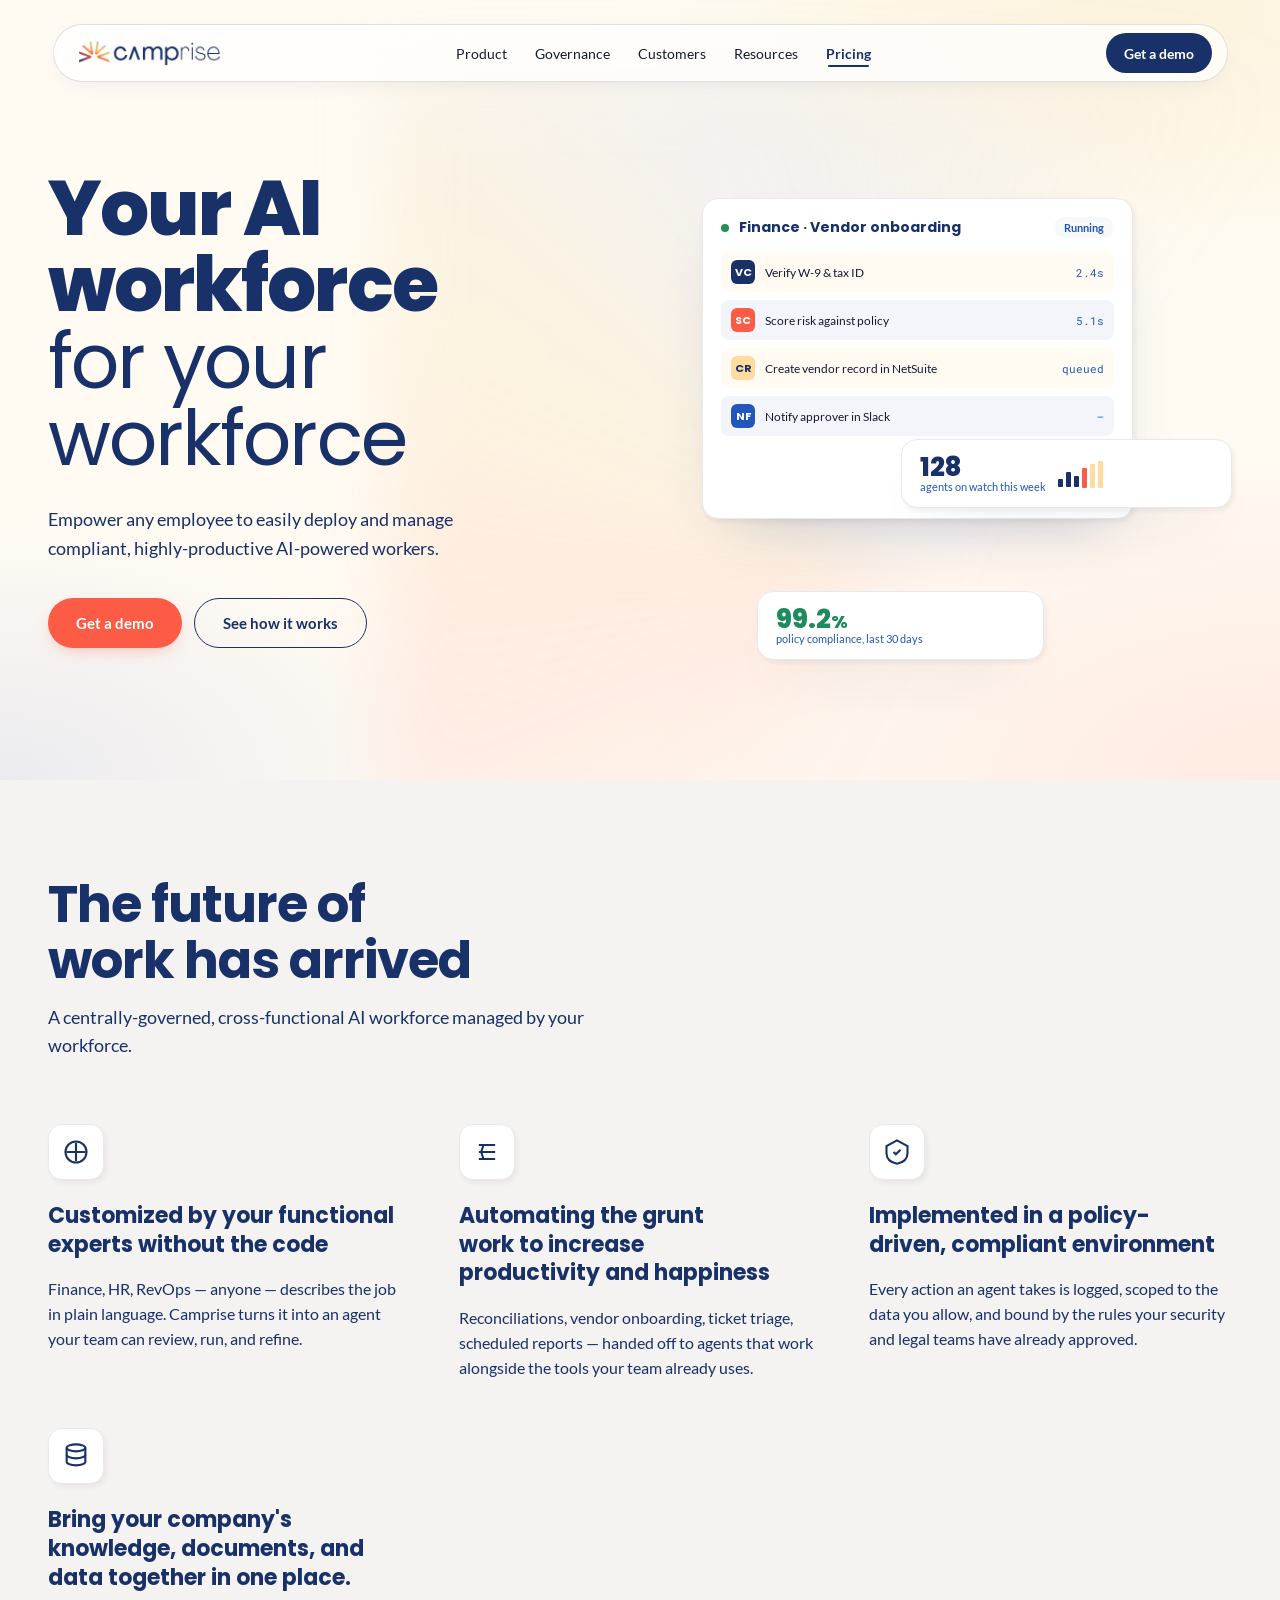
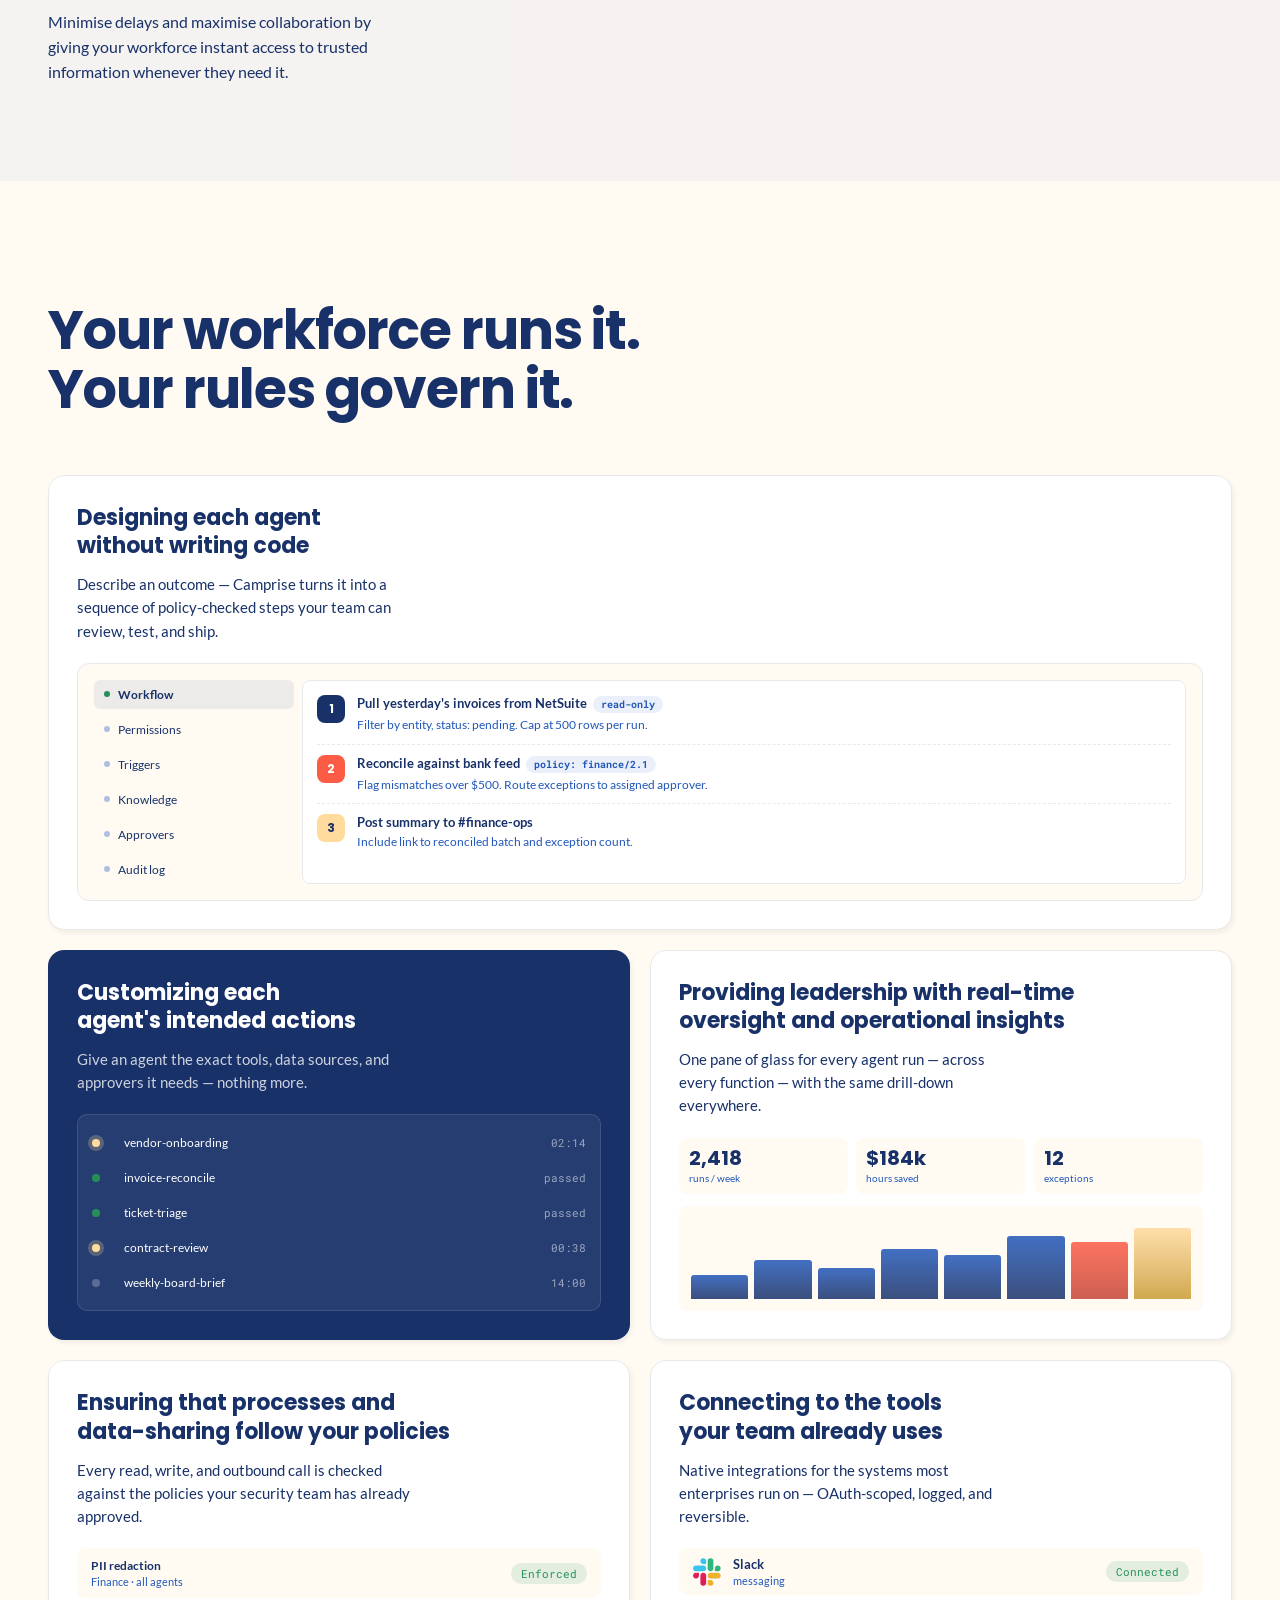
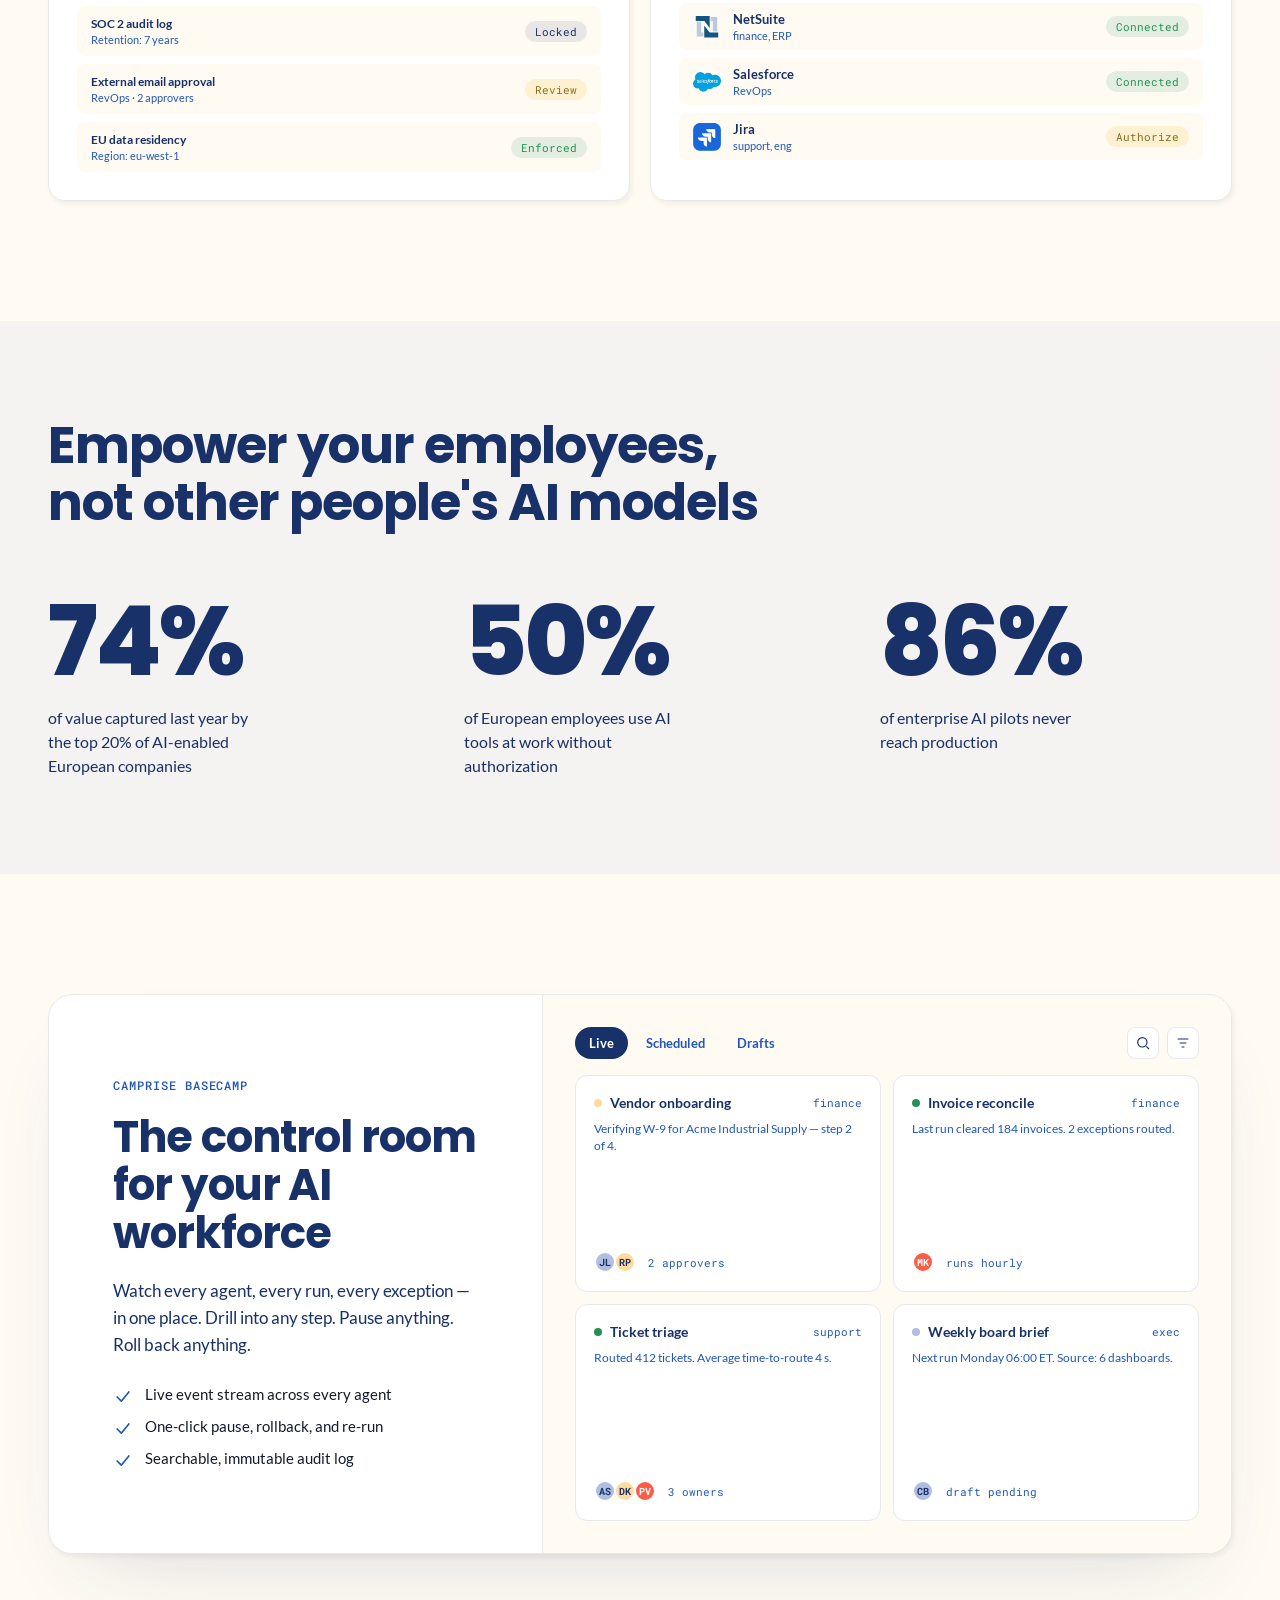
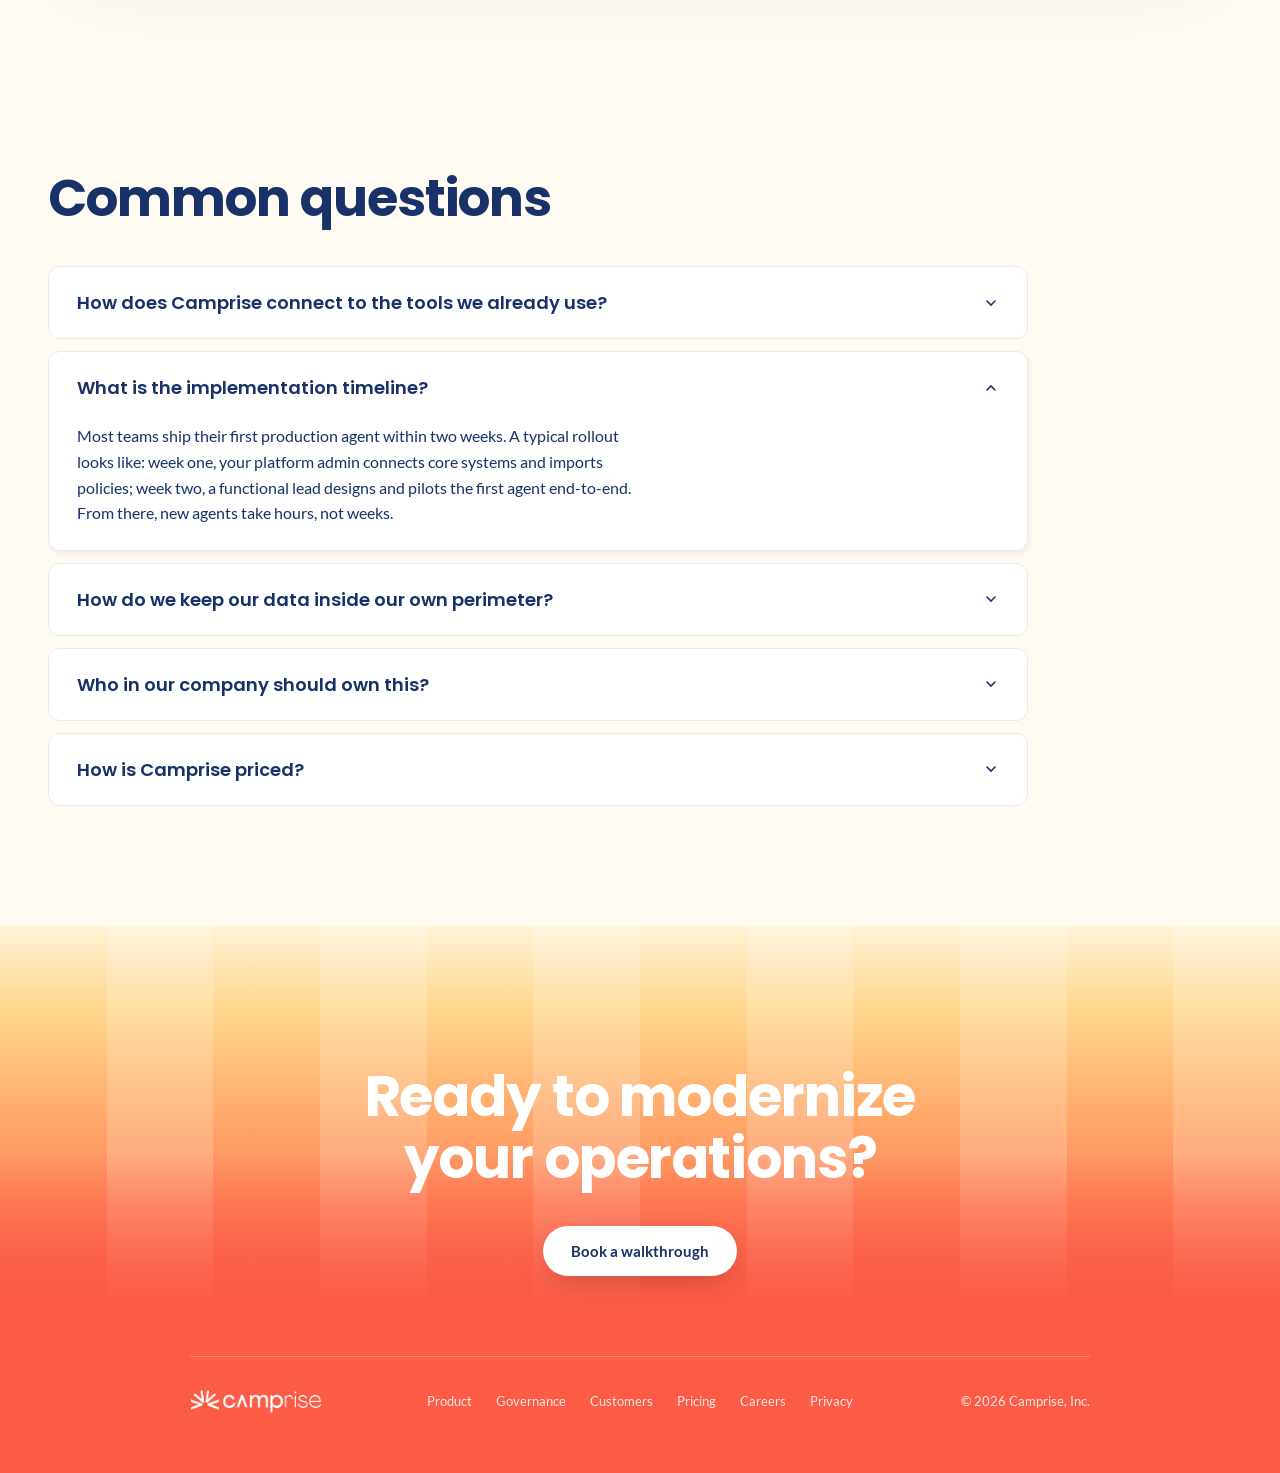
<file: Homepage.html>
<!doctype html>
<html lang="en">
<head>
<meta charset="utf-8">
<meta name="viewport" content="width=device-width, initial-scale=1">
<title>Camprise — Your AI workforce for your workforce</title>
<link rel="stylesheet" href="colors_and_type.css">
<style>
  /* ---------- base ---------- */
  *, *::before, *::after { box-sizing: border-box; }
  html, body { margin: 0; padding: 0; }
  body {
    font-family: var(--cp-font-body);
    color: var(--cp-fg-1);
    background: var(--cp-cream);
    -webkit-font-smoothing: antialiased;
    text-rendering: optimizeLegibility;
  }
  img, svg { display: block; max-width: 100%; }
  a { color: inherit; text-decoration: none; }
  button { font: inherit; cursor: pointer; border: 0; background: none; color: inherit; }

  .wrap { max-width: 1280px; margin: 0 auto; padding: 0 48px; }
  @media (max-width: 720px) { .wrap { padding: 0 24px; } }

  /* ---------- motion ---------- */
  @keyframes cp-fade-up { from { opacity: 0; transform: translateY(18px); filter: blur(4px); } to { opacity: 1; transform: none; filter: blur(0); } }
  @keyframes cp-ring-pulse { 0%, 100% { box-shadow: 0 0 0 4px var(--ring-c); } 50% { box-shadow: 0 0 0 8px var(--ring-c); } }
  @keyframes cp-float { 0%, 100% { transform: translateY(0); } 50% { transform: translateY(-8px); } }
  @keyframes cp-grow-y { from { transform: scaleY(0); } to { transform: scaleY(1); } }
  @keyframes cp-grow-x { from { transform: scaleX(0); } to { transform: scaleX(1); } }

  /* Reveal-on-scroll is progressive enhancement ONLY. Content is visible by
     default; the hidden start state is applied solely when the inline script in
     <head> has confirmed animation is safe (it adds .cp-anim to <html>). Never
     gate content visibility on JS alone — if the observer never fires, the page
     must still read normally. */
  .cp-anim .reveal {
    opacity: 0; transform: translateY(18px); filter: blur(4px);
    transition: opacity .6s var(--cp-ease), transform .6s var(--cp-ease), filter .6s var(--cp-ease);
    transition-delay: var(--reveal-delay, 0s);
  }
  .cp-anim .reveal.is-visible { opacity: 1; transform: none; filter: blur(0); }
  @media print {
    .reveal, .cp-anim .reveal { opacity: 1 !important; transform: none !important; filter: none !important; }
  }
  .three-col .feature:nth-child(2) { --reveal-delay: .1s; }
  .three-col .feature:nth-child(3) { --reveal-delay: .2s; }
  .three-col .feature:nth-child(4) { --reveal-delay: .3s; }
  .bento .card:nth-child(2) { --reveal-delay: .08s; }
  .bento .card:nth-child(3) { --reveal-delay: .16s; }
  .bento .card:nth-child(4) { --reveal-delay: .24s; }
  .bento .card:nth-child(5) { --reveal-delay: .32s; }
  .stats-row .stat:nth-child(2) { --reveal-delay: .12s; }
  .stats-row .stat:nth-child(3) { --reveal-delay: .24s; }
  .faq-list .faq:nth-child(2) { --reveal-delay: .06s; }
  .faq-list .faq:nth-child(3) { --reveal-delay: .12s; }
  .faq-list .faq:nth-child(4) { --reveal-delay: .18s; }
  .faq-list .faq:nth-child(5) { --reveal-delay: .24s; }

  @media (prefers-reduced-motion: reduce) {
    *, *::before, *::after {
      animation-duration: 0.001ms !important;
      animation-iteration-count: 1 !important;
      transition-duration: 0.001ms !important;
      scroll-behavior: auto !important;
    }
    .reveal, .cp-anim .reveal { opacity: 1 !important; transform: none !important; filter: blur(0) !important; }
    .dash-chart span, .card.is-visible .dash-chart span { transform: scaleY(1) !important; }
  }

  /* ---------- nav ---------- */
  .nav-outer {
    position: sticky; top: 16px; z-index: 50;
    padding: 0 48px;
    margin-top: 24px;
  }
  .nav {
    position: relative;
    max-width: 1175px; margin: 0 auto;
    min-height: 58px; border-radius: 9999px;
    background: rgba(255,255,255,0.7);
    backdrop-filter: blur(12px); -webkit-backdrop-filter: blur(12px);
    border: 1px solid rgba(15, 17, 31, 0.12);
    box-shadow: 0 1px 0 rgba(255,255,255,0.4) inset, 0 6px 24px -12px rgba(31, 54, 117, 0.15);
    display: flex; align-items: center; justify-content: space-between;
    padding: 0 14px 0 24px;
    gap: 12px;
  }
  .brand {
    display: flex; align-items: center; gap: 10px;
    font-family: var(--cp-font-display);
    font-weight: 800;
    font-size: 20px;
    color: var(--cp-night);
    letter-spacing: -0.01em;
    flex-shrink: 0;
  }
  .brand-mark {
    width: 26px; height: 26px;
    border-radius: 6px;
    background: var(--cp-gradient-sunrise);
    position: relative;
    overflow: hidden;
  }
  .brand-mark::after {
    content: "";
    position: absolute; inset: 0;
    background: linear-gradient(180deg, transparent 55%, rgba(31,54,117,0.85) 55%);
    clip-path: polygon(50% 18%, 92% 100%, 8% 100%);
  }
  .brand-logo { height: 26px; width: auto; display: block; }
  .footer-brand .brand-logo { height: 24px; filter: brightness(0) invert(1); }
  .nav-links {
    display: flex; align-items: center; gap: 28px;
    font-size: 14px;
    color: var(--cp-fg-1);
    font-weight: 500;
  }
  .nav-links a { position: relative; transition: color .16s var(--cp-ease); }
  .nav-links a:hover { color: var(--cp-link); }
  .nav-links a::after {
    content: ""; position: absolute; left: 2px; right: 2px; bottom: -5px; height: 2px;
    background: var(--cp-night); border-radius: 2px;
    transform: scaleX(0); transform-origin: left;
    transition: transform .3s var(--cp-ease);
  }
  .nav-links a.active { color: var(--cp-night); font-weight: 700; }
  .nav-links a.active::after { transform: scaleX(1); }
  .nav-cta {
    display: inline-flex; align-items: center; gap: 6px;
    height: 40px; padding: 0 18px;
    background: var(--cp-night); color: #fff;
    border-radius: 9999px; font-weight: 600; font-size: 14px;
    transition: background .16s var(--cp-ease), transform .16s var(--cp-ease);
    white-space: nowrap; flex-shrink: 0;
  }
  .nav-cta:hover { background: var(--cp-night-700); transform: translateY(-1px); }

  .nav-toggle-input { position: absolute; opacity: 0; pointer-events: none; }
  .nav-toggle {
    display: none;
    align-items: center; gap: 8px;
    height: 36px; padding: 0 12px;
    border-radius: 9999px;
    flex-shrink: 0; cursor: pointer;
  }
  .nav-toggle-icon { position: relative; width: 18px; height: 18px; flex-shrink: 0; }
  .nav-toggle-bar, .nav-toggle-bar::before, .nav-toggle-bar::after {
    content: ""; display: block;
    width: 18px; height: 2px;
    background: var(--cp-night);
    border-radius: 2px;
    position: relative; top: 8px;
    transition: transform .18s var(--cp-ease), opacity .18s var(--cp-ease), background .18s var(--cp-ease);
  }
  .nav-toggle-bar::before { position: absolute; top: -6px; }
  .nav-toggle-bar::after { position: absolute; top: 6px; }
  .nav-toggle-label { font-size: 13px; font-weight: 600; color: var(--cp-night); }
  .nav-toggle-input:checked ~ .nav-toggle .nav-toggle-bar { background: transparent; }
  .nav-toggle-input:checked ~ .nav-toggle .nav-toggle-bar::before { top: 0; transform: rotate(45deg); }
  .nav-toggle-input:checked ~ .nav-toggle .nav-toggle-bar::after { top: 0; transform: rotate(-45deg); }
  .nav-toggle-input:checked ~ .nav-toggle .nav-toggle-label::before { content: "Close"; }
  .nav-toggle-label::before { content: "Menu"; }

  @media (max-width: 880px) {
    .nav-outer { padding: 0 20px; }
    .nav-links {
      display: none;
      position: absolute;
      top: calc(100% + 10px);
      left: 0; right: 0;
      flex-direction: column;
      align-items: stretch;
      gap: 2px;
      background: #fff;
      border: 1px solid var(--cp-mist);
      border-radius: 20px;
      padding: 10px;
      box-shadow: 0 20px 40px -20px rgba(31, 54, 117, 0.3);
    }
    .nav-links a { padding: 12px 14px; border-radius: 12px; }
    .nav-links a:hover { background: var(--cp-cream); }
    .nav-toggle { display: flex; }
    .nav-toggle-input:checked ~ .nav-links { display: flex; }
  }
  @media (max-width: 420px) {
    .nav-outer { padding: 0 12px; }
    .nav { gap: 6px; }
    .brand-logo { height: 22px; }
    .nav-cta { padding: 0 14px; font-size: 13px; height: 36px; }
    .nav-toggle { gap: 6px; padding: 0 10px; }
    .nav-toggle-label { font-size: 12px; }
  }
  @media (max-width: 360px) {
    .nav { gap: 4px; }
    .brand-logo { height: 19px; }
    .nav-cta { padding: 0 10px; font-size: 12px; }
    .nav-toggle { gap: 4px; padding: 0 8px; }
    .nav-toggle-icon { width: 16px; height: 16px; }
    .nav-toggle-bar, .nav-toggle-bar::before, .nav-toggle-bar::after { width: 16px; }
    .nav-toggle-label { font-size: 11px; }
  }

  /* ---------- buttons ---------- */
  .btn {
    display: inline-flex; align-items: center; justify-content: center; gap: 8px;
    height: 50px; padding: 0 28px;
    border-radius: 9999px;
    font-family: var(--cp-font-body);
    font-weight: 700; font-size: 15px;
    transition: transform .18s var(--cp-ease), background .16s var(--cp-ease), color .16s var(--cp-ease), border-color .16s var(--cp-ease), box-shadow .18s var(--cp-ease);
    white-space: nowrap;
  }
  .btn:hover { transform: translateY(-2px); }
  .btn:active { transform: scale(0.98); }
  .btn-coral { background: #FC5B46; color: #fff; box-shadow: 0 6px 18px -8px rgba(252, 91, 70, 0.55); }
  .btn-coral:hover { background: #FD6E5B; box-shadow: 0 10px 24px -8px rgba(252, 91, 70, 0.6); }
  .btn-outline {
    background: transparent; color: var(--cp-night);
    border: 1.5px solid var(--cp-night);
  }
  .btn-outline:hover { background: var(--cp-night); color: #fff; }
  .btn-white {
    background: #fff; color: var(--cp-night);
  }
  .btn-white:hover { background: var(--cp-cream); }

  /* ---------- HERO ---------- */
  .hero {
    position: relative;
    padding: 64px 0 120px;
    margin-top: -82px; /* pull nav back on top of bg */
    padding-top: 158px;
    overflow: hidden;
    background:
      radial-gradient(1100px 600px at 100% 100%, rgba(252, 91, 70, 0.10), transparent 60%),
      radial-gradient(900px 500px at 90% 0%, rgba(243, 215, 138, 0.22), transparent 60%),
      radial-gradient(700px 400px at 0% 100%, rgba(191, 198, 230, 0.30), transparent 65%),
      var(--cp-cream);
  }
  .hero::before {
    /* faint brand-arc curve on right */
    content: "";
    position: absolute;
    right: -10%; bottom: -40%;
    width: 80%; aspect-ratio: 1;
    background: conic-gradient(from 200deg at 50% 50%, transparent 0deg, rgba(252,91,70,0.10) 60deg, rgba(243,215,138,0.18) 100deg, rgba(191,198,230,0.18) 140deg, transparent 200deg);
    filter: blur(40px);
    pointer-events: none;
  }
  .hero-inner {
    position: relative;
    display: grid; grid-template-columns: minmax(0, 1fr) minmax(0, 1fr);
    gap: 80px; align-items: center;
  }
  .hero h1 {
    font-family: var(--cp-font-display);
    font-weight: 800;
    font-size: clamp(48px, 6vw, 80px);
    line-height: 1.0;
    letter-spacing: -0.025em;
    color: var(--cp-night);
    margin: 0 0 28px;
    text-wrap: balance;
  }
  .hero h1 span { font-weight: 400; }
  .hero p.lede {
    font-size: 18px; line-height: 1.6;
    color: var(--cp-fg-2);
    margin: 0 0 36px;
    max-width: 480px;
  }
  .hero-ctas { display: flex; flex-wrap: wrap; gap: 12px; }

  /* hero visual — abstract product card */
  .hero-visual {
    position: relative;
    aspect-ratio: 1.1 / 1;
  }
  .hero-card {
    position: absolute;
    background: #fff;
    border: 1px solid var(--cp-mist);
    border-radius: 16px;
    box-shadow: 2px 3px 5px rgba(28, 22, 13, 0.06), 0 30px 60px -30px rgba(31, 54, 117, 0.25);
    padding: 18px;
  }
  .hero-card--main { top: 8%; left: 4%; width: 78%; height: 64%; }
  .hero-card--badge { top: 56%; right: 0; width: 60%; padding: 14px 18px; }
  .hero-card--mini { bottom: 0; left: 14%; width: 52%; padding: 14px 18px; }
  @media (min-width: 981px) {
    .hero-card--badge { animation: cp-float 5s ease-in-out infinite; }
    .hero-card--mini { animation: cp-float 6.5s ease-in-out infinite; animation-delay: -2s; }
  }

  .hc-head {
    display: flex; align-items: center; justify-content: space-between;
    margin-bottom: 14px;
  }
  .hc-title {
    display: flex; align-items: center; gap: 10px;
    font-family: var(--cp-font-display);
    font-weight: 700; font-size: 14px;
    color: var(--cp-night);
  }
  .hc-dot { width: 8px; height: 8px; border-radius: 9999px; background: var(--cp-status-success); --ring-c: rgba(31, 138, 91, 0.15); animation: cp-ring-pulse 2s ease-in-out infinite; }
  .hc-pill { font-size: 11px; color: var(--cp-fg-3); background: var(--cp-mist-50); border-radius: 9999px; padding: 4px 10px; font-weight: 600; }

  .hc-rows { display: grid; gap: 8px; }
  .hc-row {
    display: grid; grid-template-columns: 24px 1fr auto; gap: 10px; align-items: center;
    padding: 8px 10px; border-radius: 8px; background: var(--cp-cream);
    font-size: 12px; color: var(--cp-fg-1);
  }
  .hc-row:nth-child(even) { background: rgba(191, 198, 230, 0.18); }
  .hc-icon {
    width: 24px; height: 24px; border-radius: 6px;
    background: var(--cp-night); color: #fff;
    display: grid; place-items: center;
    font-family: var(--cp-font-display); font-weight: 700; font-size: 11px;
  }
  .hc-icon.coral { background: #FC5B46; }
  .hc-icon.gold { background: var(--cp-golden); color: var(--cp-night); }
  .hc-icon.sky { background: var(--cp-sky); }
  .hc-meta { font-size: 11px; color: var(--cp-fg-3); font-family: var(--cp-font-mono); }

  .hc-badge { display: flex; align-items: center; gap: 12px; }
  .hc-badge-num {
    font-family: var(--cp-font-display); font-weight: 800;
    font-size: 26px; color: var(--cp-night); line-height: 1;
  }
  .hc-badge-lbl { font-size: 11px; color: var(--cp-fg-3); text-transform: none; }
  .hc-spark { display: flex; align-items: end; gap: 3px; height: 28px; }
  .hc-spark span {
    width: 5px; background: var(--cp-night); border-radius: 1px;
    transform-origin: bottom; animation: cp-grow-y .5s var(--cp-ease) both;
  }
  .hc-spark span:nth-child(1) { height: 30%; animation-delay: .05s; }
  .hc-spark span:nth-child(2) { height: 55%; animation-delay: .1s; }
  .hc-spark span:nth-child(3) { height: 40%; animation-delay: .15s; }
  .hc-spark span:nth-child(4) { height: 70%; background: #FC5B46; animation-delay: .2s; }
  .hc-spark span:nth-child(5) { height: 85%; background: var(--cp-golden); animation-delay: .25s; }
  .hc-spark span:nth-child(6) { height: 95%; background: var(--cp-golden); animation-delay: .3s; }

  @media (max-width: 980px) {
    .hero-inner { grid-template-columns: 1fr; gap: 48px; }
    .hero { padding: 140px 0 80px; }
    .hero-visual {
      position: static; aspect-ratio: auto; max-width: 100%;
      display: flex; flex-direction: column; gap: 16px;
    }
    .hero-card, .hero-card--main, .hero-card--badge, .hero-card--mini {
      position: static; top: auto; left: auto; right: auto; bottom: auto;
      width: 100%; height: auto;
    }
  }

  /* ---------- SECTION: Future of work ---------- */
  .sect-future {
    background: rgba(191, 198, 230, 0.16);
    padding: 96px 0;
  }
  .sect-head { max-width: 720px; margin-bottom: 64px; }
  .sect-head h2 {
    font-family: var(--cp-font-display);
    font-weight: 700;
    font-size: clamp(36px, 4vw, 52px);
    line-height: 1.1;
    letter-spacing: -0.02em;
    color: var(--cp-night);
    margin: 0 0 16px;
    text-wrap: balance;
  }
  .sect-head p {
    font-size: 18px; line-height: 1.55;
    color: var(--cp-fg-2);
    margin: 0;
    max-width: 560px;
  }
  .three-col {
    display: grid; grid-template-columns: repeat(3, 1fr);
    gap: 48px;
  }
  @media (max-width: 880px) { .three-col { grid-template-columns: 1fr; gap: 36px; } }

  .feature {
    display: flex; flex-direction: column; gap: 18px;
  }
  .feature-icon {
    width: 56px; height: 56px;
    border-radius: 14px;
    background: #fff;
    border: 1px solid var(--cp-mist);
    display: grid; place-items: center;
    color: var(--cp-night);
    box-shadow: 2px 3px 5px rgba(28, 22, 13, 0.06);
  }
  .feature-icon svg { width: 28px; height: 28px; stroke: currentColor; stroke-width: 1.8; fill: none; }
  .feature h3 {
    font-family: var(--cp-font-display);
    font-weight: 700;
    font-size: 22px;
    line-height: 1.3;
    color: var(--cp-night);
    margin: 4px 0 0;
    text-wrap: balance;
  }
  .feature p {
    font-size: 16px; line-height: 1.55;
    color: var(--cp-fg-2);
    margin: 0;
  }

  /* ---------- SECTION: Your workforce runs it (bento) ---------- */
  .sect-rules { padding: 120px 0; }
  .sect-rules .sect-head { max-width: 900px; margin-bottom: 56px; }
  .sect-rules .sect-head h2 { font-size: clamp(36px, 4.2vw, 56px); }

  .bento {
    display: grid;
    grid-template-columns: repeat(2, 1fr);
    grid-auto-rows: minmax(280px, auto);
    gap: 20px;
  }
  .card {
    background: #fff;
    border: 1px solid var(--cp-mist);
    border-radius: 16px;
    padding: 28px;
    box-shadow: 2px 3px 5px rgba(28, 22, 13, 0.06);
    display: flex; flex-direction: column;
    transition: transform .24s var(--cp-ease), box-shadow .24s var(--cp-ease);
  }
  .card:hover { transform: translateY(-2px); box-shadow: 2px 5px 12px rgba(28, 22, 13, 0.09); }
  .card-wide { grid-column: span 2; min-height: 360px; }
  .card-dark {
    background: var(--cp-night);
    color: #fff;
    border-color: transparent;
  }
  .card h3 {
    font-family: var(--cp-font-display);
    font-weight: 700;
    font-size: 22px;
    line-height: 1.3;
    color: var(--cp-night);
    margin: 0 0 12px;
    max-width: 28ch;
    text-wrap: balance;
  }
  .card-dark h3 { color: #fff; }
  .card p {
    font-size: 15px; line-height: 1.55;
    color: var(--cp-fg-2);
    margin: 0;
    max-width: 38ch;
  }
  .card-dark p { color: rgba(255,255,255,0.78); }
  .card-art { flex: 1; position: relative; margin-top: 20px; }

  /* card art: wide top card → policy editor mock */
  .art-editor {
    height: 100%;
    background: var(--cp-cream);
    border: 1px solid var(--cp-mist);
    border-radius: 12px;
    padding: 16px;
    display: grid; gap: 8px;
    grid-template-columns: 200px 1fr;
    overflow: hidden;
  }
  .ae-side { display: flex; flex-direction: column; gap: 6px; }
  .ae-side-item {
    display: flex; align-items: center; gap: 8px;
    font-size: 12px; color: var(--cp-fg-2);
    padding: 7px 10px; border-radius: 6px;
  }
  .ae-side-item.active { background: rgba(31, 54, 117, 0.08); color: var(--cp-night); font-weight: 600; }
  .ae-side-item .dot { width: 6px; height: 6px; border-radius: 9999px; background: var(--cp-fg-disabled); }
  .ae-side-item.active .dot { background: var(--cp-status-success); }
  .ae-main {
    background: #fff;
    border: 1px solid var(--cp-mist);
    border-radius: 8px;
    padding: 14px;
    display: flex; flex-direction: column; gap: 10px;
    overflow: hidden;
  }
  .ae-step {
    display: grid; grid-template-columns: 28px 1fr; gap: 12px;
    align-items: start;
    padding-bottom: 10px;
    border-bottom: 1px dashed var(--cp-mist);
  }
  .ae-step:last-child { border-bottom: 0; }
  .ae-num {
    width: 28px; height: 28px; border-radius: 8px;
    display: grid; place-items: center;
    font-family: var(--cp-font-display); font-weight: 700; font-size: 12px;
    background: var(--cp-night); color: #fff;
  }
  .ae-step:nth-child(2) .ae-num { background: #FC5B46; }
  .ae-step:nth-child(3) .ae-num { background: var(--cp-golden); color: var(--cp-night); }
  .ae-step-title { font-weight: 700; color: var(--cp-night); font-size: 13px; margin-bottom: 4px; }
  .ae-step-body { font-size: 12px; color: var(--cp-fg-3); line-height: 1.4; }
  .ae-tag {
    display: inline-flex; align-items: center; gap: 4px;
    font-size: 10px; font-family: var(--cp-font-mono);
    color: var(--cp-sky); background: rgba(63, 102, 193, 0.10);
    padding: 2px 8px; border-radius: 9999px;
    margin-left: 6px;
  }
  @media (max-width: 720px) { .art-editor { grid-template-columns: 1fr; } .ae-side { flex-direction: row; flex-wrap: wrap; } }

  /* dark card art: agent runner */
  .art-runner {
    flex: 1; margin-top: 20px;
    background: rgba(255,255,255,0.06);
    border: 1px solid rgba(255,255,255,0.12);
    border-radius: 10px;
    padding: 14px;
    display: flex; flex-direction: column; gap: 8px;
  }
  .runner-row {
    display: grid; grid-template-columns: 22px 1fr 50px; gap: 10px; align-items: center;
    font-size: 12px;
    padding: 6px 0;
  }
  .runner-dot { width: 8px; height: 8px; border-radius: 9999px; }
  .runner-dot.run { background: var(--cp-golden); box-shadow: 0 0 0 4px rgba(243, 215, 138, 0.25); }
  .runner-dot.ok { background: var(--cp-status-success); }
  .runner-dot.idle { background: rgba(255,255,255,0.25); }
  .runner-name { color: #fff; font-weight: 500; }
  .runner-meta { font-family: var(--cp-font-mono); font-size: 11px; color: rgba(255,255,255,0.55); text-align: right; }

  /* dashboard card art */
  .art-dash { flex: 1; margin-top: 20px; display: grid; grid-template-rows: auto 1fr; gap: 12px; }
  .dash-stats { display: grid; grid-template-columns: repeat(3, 1fr); gap: 8px; }
  .dash-stat {
    background: var(--cp-cream);
    border-radius: 8px; padding: 10px;
  }
  .dash-stat .n { font-family: var(--cp-font-display); font-weight: 700; font-size: 20px; color: var(--cp-night); line-height: 1; }
  .dash-stat .l { font-size: 10px; color: var(--cp-fg-3); margin-top: 4px; }
  .dash-chart {
    background: var(--cp-cream); border-radius: 8px;
    padding: 12px;
    display: flex; align-items: end; gap: 6px;
  }
  .dash-chart span {
    flex: 1;
    border-radius: 3px 3px 0 0;
    background: linear-gradient(180deg, var(--cp-sky), var(--cp-night));
    opacity: 0.85;
    transform-origin: bottom;
    transition: transform .5s var(--cp-ease);
  }
  /* Bars only start collapsed when animation is confirmed safe, so they never
     stay invisible if the reveal observer never runs. */
  .cp-anim .dash-chart span { transform: scaleY(0); }
  .cp-anim .card.is-visible .dash-chart span { transform: scaleY(1); }
  .dash-chart span:nth-child(1){height:30%; transition-delay: .05s;}
  .dash-chart span:nth-child(2){height:48%; transition-delay: .1s;}
  .dash-chart span:nth-child(3){height:38%; transition-delay: .15s;}
  .dash-chart span:nth-child(4){height:62%; transition-delay: .2s;}
  .dash-chart span:nth-child(5){height:55%; transition-delay: .25s;}
  .dash-chart span:nth-child(6){height:78%; transition-delay: .3s;}
  .dash-chart span:nth-child(7){height:70%; background: linear-gradient(180deg, #FC5B46, #C44434); transition-delay: .35s;}
  .dash-chart span:nth-child(8){height:88%; background: linear-gradient(180deg, var(--cp-golden), #C99A2F); transition-delay: .4s;}

  /* governance card art */
  .art-gov { flex: 1; margin-top: 20px; display: grid; gap: 8px; }
  .gov-row {
    display: grid; grid-template-columns: 1fr auto; align-items: center;
    background: var(--cp-cream); border-radius: 8px;
    padding: 10px 14px;
  }
  .gov-name { font-size: 12px; color: var(--cp-night); font-weight: 600; }
  .gov-name small { display: block; font-weight: 400; color: var(--cp-fg-3); font-size: 11px; margin-top: 2px; }
  .gov-state {
    font-family: var(--cp-font-mono); font-size: 11px;
    padding: 3px 10px; border-radius: 9999px;
    background: rgba(31, 138, 91, 0.12); color: var(--cp-status-success);
  }
  .gov-state.warn { background: rgba(243, 196, 65, 0.18); color: #876d20; }
  .gov-state.lock { background: rgba(31, 54, 117, 0.10); color: var(--cp-night); }

  @media (max-width: 880px) {
    .bento { grid-template-columns: 1fr; }
    .card-wide { grid-column: span 1; }
  }

  /* integrations card art */
  .art-int { flex: 1; margin-top: 20px; display: grid; gap: 8px; align-content: start; }
  .int-row {
    display: grid; grid-template-columns: 1fr auto; align-items: center;
    background: var(--cp-cream); border-radius: 8px;
    padding: 8px 14px;
  }
  .int-app {
    display: flex; gap: 12px; align-items: center;
    font-size: 13px; color: var(--cp-night); font-weight: 600;
  }
  .int-app small { display: block; font-weight: 400; color: var(--cp-fg-3); font-size: 11px; margin-top: 2px; }
  .int-logo {
    width: 28px; height: 28px;
    display: grid; place-items: center;
    flex-shrink: 0;
  }
  .int-logo img {
    max-width: 100%; max-height: 100%;
    width: auto; height: auto;
    object-fit: contain;
  }
  .int-conn {
    font-family: var(--cp-font-mono); font-size: 11px;
    padding: 3px 10px; border-radius: 9999px;
  }
  .int-conn.ok { background: rgba(31, 138, 91, 0.12); color: var(--cp-status-success); }
  .int-conn.pending { background: rgba(243, 196, 65, 0.18); color: #876d20; }

  /* ---------- SECTION: stats ---------- */
  .sect-stats {
    background: rgba(191, 198, 230, 0.16);
    padding: 96px 0;
  }
  .stats-row {
    display: grid; grid-template-columns: repeat(3, 1fr);
    gap: 64px;
    margin-top: 32px;
  }
  .stat .n {
    font-family: var(--cp-font-display);
    font-weight: 800;
    font-size: clamp(64px, 8vw, 96px);
    line-height: 1;
    letter-spacing: -0.03em;
    color: var(--cp-night);
  }
  .stat .l {
    font-size: 16px; line-height: 1.5;
    color: var(--cp-fg-2);
    margin-top: 16px;
    max-width: 24ch;
  }
  @media (max-width: 880px) { .stats-row { grid-template-columns: 1fr; gap: 40px; } }

  /* ---------- SECTION: product feature card ---------- */
  .sect-product { padding: 120px 0; }
  .product-card {
    background: #fff;
    border: 1px solid var(--cp-mist);
    border-radius: 24px;
    box-shadow: 2px 3px 5px rgba(28, 22, 13, 0.06), 0 40px 80px -40px rgba(31, 54, 117, 0.18);
    overflow: hidden;
    display: grid; grid-template-columns: 5fr 7fr;
    min-height: 560px;
  }
  .product-text { padding: 64px; display: flex; flex-direction: column; gap: 20px; justify-content: center; }
  .product-eyebrow {
    font-family: var(--cp-font-mono);
    font-size: 12px;
    letter-spacing: 0.08em;
    text-transform: uppercase;
    color: var(--cp-sky);
    font-weight: 500;
  }
  .product-text h2 {
    font-family: var(--cp-font-display);
    font-weight: 700;
    font-size: clamp(32px, 3.4vw, 44px);
    line-height: 1.1;
    letter-spacing: -0.02em;
    color: var(--cp-night);
    margin: 0;
  }
  .product-text p {
    font-size: 17px; line-height: 1.6;
    color: var(--cp-fg-2);
    margin: 0;
  }
  .product-bullets { display: grid; gap: 10px; margin-top: 6px; }
  .product-bullet {
    display: grid; grid-template-columns: 20px 1fr; gap: 12px;
    font-size: 15px; color: var(--cp-fg-1);
  }
  .product-bullet svg { width: 20px; height: 20px; stroke: var(--cp-sky); stroke-width: 2; fill: none; margin-top: 2px; }

  .product-screen {
    background: var(--cp-cream);
    padding: 32px;
    border-left: 1px solid var(--cp-mist);
    position: relative;
    display: grid; grid-template-rows: auto 1fr; gap: 16px;
  }
  .ps-head { display: flex; align-items: center; justify-content: space-between; flex-wrap: wrap; gap: 10px; }
  .ps-tabs { display: flex; flex-wrap: wrap; gap: 4px; }
  .ps-tab {
    font-size: 13px; padding: 8px 14px; border-radius: 9999px;
    color: var(--cp-fg-3); font-weight: 600;
    white-space: nowrap;
  }
  .ps-tab.active { background: var(--cp-night); color: #fff; }
  .ps-actions { display: flex; gap: 8px; flex-shrink: 0; }
  .ps-action {
    width: 32px; height: 32px; border-radius: 8px;
    background: #fff; border: 1px solid var(--cp-mist);
    display: grid; place-items: center;
    color: var(--cp-fg-2);
  }
  .ps-action svg { width: 16px; height: 16px; stroke: currentColor; stroke-width: 1.8; fill: none; }

  .ps-grid {
    display: grid; grid-template-columns: repeat(2, minmax(0, 1fr)); gap: 12px;
    min-width: 0;
  }
  .ps-tile {
    background: #fff;
    border: 1px solid var(--cp-mist);
    border-radius: 12px;
    padding: 18px;
    display: flex; flex-direction: column; gap: 10px;
    min-height: 130px;
    min-width: 0;
  }
  .ps-tile-head { display: flex; align-items: center; justify-content: space-between; }
  .ps-tile-title { font-weight: 700; color: var(--cp-night); font-size: 14px; display: flex; align-items: center; gap: 8px; }
  .ps-tile-title::before { content: ""; width: 8px; height: 8px; border-radius: 9999px; background: var(--cp-status-success); }
  .ps-tile.idle .ps-tile-title::before { background: var(--cp-fg-disabled); }
  .ps-tile.run .ps-tile-title::before { background: var(--cp-golden); --ring-c: rgba(243, 215, 138, 0.3); animation: cp-ring-pulse 2.2s ease-in-out infinite; }
  .ps-tile-meta { font-family: var(--cp-font-mono); font-size: 11px; color: var(--cp-fg-3); }
  .ps-tile p { font-size: 12px; color: var(--cp-fg-3); margin: 0; line-height: 1.4; }
  .ps-tile-foot { display: flex; gap: 6px; align-items: center; margin-top: auto; font-size: 11px; color: var(--cp-fg-3); font-family: var(--cp-font-mono); }
  .ps-avatar {
    width: 22px; height: 22px; border-radius: 9999px;
    background: var(--cp-periwinkle); border: 2px solid #fff;
    display: grid; place-items: center;
    font-weight: 700; font-size: 10px; color: var(--cp-night);
    margin-left: -8px;
  }
  .ps-avatar:first-child { margin-left: 0; }
  .ps-avatar.gold { background: var(--cp-golden); }
  .ps-avatar.coral { background: #FC5B46; color: #fff; }

  @media (max-width: 980px) {
    .product-card { grid-template-columns: 1fr; }
    .product-text { padding: 40px; }
    .product-screen { border-left: 0; border-top: 1px solid var(--cp-mist); padding: 24px; }
  }
  @media (max-width: 560px) {
    .product-text { padding: 28px; }
    .product-screen { padding: 16px; }
    .ps-grid { grid-template-columns: 1fr; }
  }

  /* ---------- SECTION: FAQ ---------- */
  .sect-faq { padding: 96px 0 120px; }
  .sect-faq .sect-head { margin-bottom: 40px; }
  .faq-list { display: grid; gap: 12px; max-width: 980px; }
  .faq {
    background: #fff;
    border: 1px solid var(--cp-mist);
    border-radius: 12px;
    transition: box-shadow .24s var(--cp-ease);
  }
  .faq[open] { box-shadow: 2px 3px 5px rgba(28, 22, 13, 0.06); }
  .faq summary {
    cursor: pointer;
    padding: 22px 28px;
    display: flex; align-items: center; justify-content: space-between;
    list-style: none;
    font-family: var(--cp-font-display);
    font-weight: 600;
    font-size: 18px;
    color: var(--cp-night);
  }
  .faq summary::-webkit-details-marker { display: none; }
  .faq summary::after {
    content: "";
    width: 16px; height: 16px;
    background: var(--cp-night);
    -webkit-mask: url("data:image/svg+xml;utf8,<svg xmlns='http://www.w3.org/2000/svg' viewBox='0 0 24 24' fill='none' stroke='black' stroke-width='2.4' stroke-linecap='round'><path d='M6 9l6 6 6-6'/></svg>") center/contain no-repeat;
            mask: url("data:image/svg+xml;utf8,<svg xmlns='http://www.w3.org/2000/svg' viewBox='0 0 24 24' fill='none' stroke='black' stroke-width='2.4' stroke-linecap='round'><path d='M6 9l6 6 6-6'/></svg>") center/contain no-repeat;
    transition: transform .24s var(--cp-ease);
    flex-shrink: 0;
    margin-left: 24px;
  }
  .faq[open] summary::after { transform: rotate(180deg); }
  .faq-body {
    padding: 0 28px 24px;
    color: var(--cp-fg-2);
    font-size: 16px; line-height: 1.6;
    max-width: 70ch;
    overflow: hidden;
    transition: height .28s var(--cp-ease);
  }

  /* ---------- CTA footer ---------- */
  .cta-foot {
    position: relative;
    overflow: hidden;
    text-align: center;
    padding: 140px 24px 60px;
    color: #fff;
    background: #FC5B46;
  }
  .cta-foot::before {
    content: "";
    position: absolute; inset: 0 0 auto 0;
    height: 70%;
    background:
      repeating-linear-gradient(
        90deg,
        transparent 0,
        transparent 8.333%,
        rgba(255,255,255,0.18) 8.333%,
        rgba(255,255,255,0.18) 16.666%
      ),
      linear-gradient(180deg, #FFF3D8 0%, #FFD68C 22%, #FFA86A 50%, #FC5B46 100%);
    -webkit-mask: linear-gradient(180deg, #000 60%, transparent 100%);
            mask: linear-gradient(180deg, #000 60%, transparent 100%);
  }
  .cta-foot-inner { position: relative; max-width: 900px; margin: 0 auto; }
  .cta-foot h2 {
    font-family: var(--cp-font-display);
    font-weight: 700;
    font-size: clamp(36px, 4.4vw, 60px);
    line-height: 1.1;
    letter-spacing: -0.02em;
    color: #fff;
    margin: 0 0 36px;
    text-wrap: balance;
  }
  .cta-foot .btn-white { box-shadow: 0 10px 30px -10px rgba(0,0,0,0.25); }

  .footer-bottom {
    position: relative;
    margin-top: 80px;
    padding-top: 32px;
    border-top: 1px solid rgba(255,255,255,0.25);
    display: grid;
    grid-template-columns: 1fr auto 1fr;
    align-items: center;
    gap: 24px;
    font-size: 13px;
    color: rgba(255,255,255,0.85);
    max-width: 1200px; margin-left: auto; margin-right: auto;
  }
  .footer-brand { display: flex; align-items: center; gap: 10px; font-family: var(--cp-font-display); font-weight: 700; color: #fff; }
  .footer-brand .brand-mark { background: rgba(255,255,255,0.95); }
  .footer-brand .brand-mark::after { background: linear-gradient(180deg, transparent 55%, #FC5B46 55%); }
  .footer-links { display: flex; gap: 24px; justify-content: center; }
  .footer-links a:hover { color: #fff; }
  .footer-copy { text-align: right; }

  @media (max-width: 720px) {
    .footer-bottom { grid-template-columns: 1fr; text-align: center; }
    .footer-copy { text-align: center; }
    .footer-links { flex-wrap: wrap; }
  }

</style>
<script>
// Opt in to scroll-reveal animation ONLY when it can actually finish, so content
// is never left invisible. Runs before <body> paints to avoid a flash.
(function () {
  try {
    var reduced = window.matchMedia && window.matchMedia('(prefers-reduced-motion: reduce)').matches;
    // document.hidden => IntersectionObserver callbacks are throttled/paused by
    // the browser, so the reveal would never fire and content would stay blank.
    if ('IntersectionObserver' in window && !reduced && !document.hidden) {
      document.documentElement.className += ' cp-anim';
    }
  } catch (e) { /* leave content visible */ }
})();
</script>
</head>
<body>

<!-- ============ NAV ============ -->
<div class="nav-outer">
  <nav class="nav">
    <a class="brand" href="#" aria-label="Camprise">
      <img class="brand-logo" src="uploads/camprise-logo-transparent.png" alt="Camprise">
    </a>
    <input type="checkbox" id="nav-toggle" class="nav-toggle-input">
    <div class="nav-links">
      <a href="#product">Product</a>
      <a href="#governance">Governance</a>
      <a href="#stats">Customers</a>
      <a href="#faq">Resources</a>
      <a href="#cta">Pricing</a>
    </div>
    <a class="nav-cta" href="#cta">Get a demo</a>
    <label for="nav-toggle" class="nav-toggle">
      <span class="nav-toggle-icon"><span class="nav-toggle-bar"></span></span>
      <span class="nav-toggle-label"></span>
    </label>
  </nav>
</div>

<!-- ============ HERO ============ -->
<section class="hero">
  <div class="wrap hero-inner">
    <div>
      <h1>Your AI workforce<br><span>for your workforce</span></h1>
      <p class="lede">Empower any employee to easily deploy and manage compliant, highly-productive AI-powered workers.</p>
      <div class="hero-ctas">
        <a class="btn btn-coral" href="#cta">Get a demo</a>
        <a class="btn btn-outline" href="#product">See how it works</a>
      </div>
    </div>

    <div class="hero-visual" aria-hidden="true">
      <div class="hero-card hero-card--main">
        <div class="hc-head">
          <div class="hc-title"><span class="hc-dot"></span>Finance · Vendor onboarding</div>
          <span class="hc-pill">Running</span>
        </div>
        <div class="hc-rows">
          <div class="hc-row"><span class="hc-icon">VC</span><span>Verify W-9 &amp; tax ID</span><span class="hc-meta">2.4s</span></div>
          <div class="hc-row"><span class="hc-icon coral">SC</span><span>Score risk against policy</span><span class="hc-meta">5.1s</span></div>
          <div class="hc-row"><span class="hc-icon gold">CR</span><span>Create vendor record in NetSuite</span><span class="hc-meta">queued</span></div>
          <div class="hc-row"><span class="hc-icon sky">NF</span><span>Notify approver in Slack</span><span class="hc-meta">—</span></div>
        </div>
      </div>
      <div class="hero-card hero-card--badge">
        <div class="hc-badge">
          <div>
            <div class="hc-badge-num">128</div>
            <div class="hc-badge-lbl">agents on watch this week</div>
          </div>
          <div class="hc-spark"><span></span><span></span><span></span><span></span><span></span><span></span></div>
        </div>
      </div>
      <div class="hero-card hero-card--mini">
        <div class="hc-badge">
          <div>
            <div class="hc-badge-num" style="color:#1F8A5B;">99.2<span style="font-size:18px">%</span></div>
            <div class="hc-badge-lbl">policy compliance, last 30 days</div>
          </div>
        </div>
      </div>
    </div>
  </div>
</section>

<!-- ============ FUTURE OF WORK ============ -->
<section class="sect-future" id="product">
  <div class="wrap">
    <div class="sect-head reveal">
      <h2>The future of work has arrived</h2>
      <p>A centrally-governed, cross-functional AI workforce managed by your workforce.</p>
    </div>
    <div class="three-col">
      <div class="feature reveal">
        <div class="feature-icon">
          <svg viewBox="0 0 24 24"><path d="M12 4v16M4 12h16"/><circle cx="12" cy="12" r="9"/></svg>
        </div>
        <h3>Customized by your functional experts without the code</h3>
        <p>Finance, HR, RevOps — anyone — describes the job in plain language. Camprise turns it into an agent your team can review, run, and refine.</p>
      </div>
      <div class="feature reveal">
        <div class="feature-icon">
          <svg viewBox="0 0 24 24"><path d="M5 12h14M5 6h14M5 18h14"/><path d="M9 6l-2 6 2 6"/></svg>
        </div>
        <h3>Automating the grunt work to increase productivity and happiness</h3>
        <p>Reconciliations, vendor onboarding, ticket triage, scheduled reports — handed off to agents that work alongside the tools your team already uses.</p>
      </div>
      <div class="feature reveal">
        <div class="feature-icon">
          <svg viewBox="0 0 24 24"><path d="M12 2L3 7v6c0 5 4 8 9 9 5-1 9-4 9-9V7l-9-5z"/><path d="M9 12l2 2 4-4"/></svg>
        </div>
        <h3>Implemented in a policy-driven, compliant environment</h3>
        <p>Every action an agent takes is logged, scoped to the data you allow, and bound by the rules your security and legal teams have already approved.</p>
      </div>
      <div class="feature reveal">
        <div class="feature-icon">
          <svg viewBox="0 0 24 24"><ellipse cx="12" cy="5" rx="8" ry="3"/><path d="M4 5v6c0 1.7 3.6 3 8 3s8-1.3 8-3V5"/><path d="M4 11v6c0 1.7 3.6 3 8 3s8-1.3 8-3v-6"/></svg>
        </div>
        <h3>Bring your company's knowledge, documents, and data together in one place.</h3>
        <p>Minimise delays and maximise collaboration by giving your workforce instant access to trusted information whenever they need it.</p>
      </div>
    </div>
  </div>
</section>

<!-- ============ YOUR WORKFORCE RUNS IT (bento) ============ -->
<section class="sect-rules" id="governance">
  <div class="wrap">
    <div class="sect-head reveal">
      <h2>Your workforce runs it.<br>Your rules govern it.</h2>
    </div>

    <div class="bento">
      <!-- wide top card -->
      <article class="card card-wide reveal">
        <h3>Designing each agent without writing code</h3>
        <p>Describe an outcome — Camprise turns it into a sequence of policy-checked steps your team can review, test, and ship.</p>
        <div class="card-art">
          <div class="art-editor">
            <div class="ae-side">
              <div class="ae-side-item active"><span class="dot"></span>Workflow</div>
              <div class="ae-side-item"><span class="dot"></span>Permissions</div>
              <div class="ae-side-item"><span class="dot"></span>Triggers</div>
              <div class="ae-side-item"><span class="dot"></span>Knowledge</div>
              <div class="ae-side-item"><span class="dot"></span>Approvers</div>
              <div class="ae-side-item"><span class="dot"></span>Audit log</div>
            </div>
            <div class="ae-main">
              <div class="ae-step">
                <div class="ae-num">1</div>
                <div>
                  <div class="ae-step-title">Pull yesterday's invoices from NetSuite<span class="ae-tag">read-only</span></div>
                  <div class="ae-step-body">Filter by entity, status: pending. Cap at 500 rows per run.</div>
                </div>
              </div>
              <div class="ae-step">
                <div class="ae-num">2</div>
                <div>
                  <div class="ae-step-title">Reconcile against bank feed<span class="ae-tag">policy: finance/2.1</span></div>
                  <div class="ae-step-body">Flag mismatches over $500. Route exceptions to assigned approver.</div>
                </div>
              </div>
              <div class="ae-step">
                <div class="ae-num">3</div>
                <div>
                  <div class="ae-step-title">Post summary to #finance-ops</div>
                  <div class="ae-step-body">Include link to reconciled batch and exception count.</div>
                </div>
              </div>
            </div>
          </div>
        </div>
      </article>

      <!-- Navy card -->
      <article class="card card-dark reveal">
        <h3>Customizing each agent's intended actions</h3>
        <p>Give an agent the exact tools, data sources, and approvers it needs — nothing more.</p>
        <div class="art-runner">
          <div class="runner-row"><span class="runner-dot run"></span><span class="runner-name">vendor-onboarding</span><span class="runner-meta">02:14</span></div>
          <div class="runner-row"><span class="runner-dot ok"></span><span class="runner-name">invoice-reconcile</span><span class="runner-meta">passed</span></div>
          <div class="runner-row"><span class="runner-dot ok"></span><span class="runner-name">ticket-triage</span><span class="runner-meta">passed</span></div>
          <div class="runner-row"><span class="runner-dot run"></span><span class="runner-name">contract-review</span><span class="runner-meta">00:38</span></div>
          <div class="runner-row"><span class="runner-dot idle"></span><span class="runner-name">weekly-board-brief</span><span class="runner-meta">14:00</span></div>
        </div>
      </article>

      <!-- White cards -->
      <article class="card reveal">
        <h3>Providing leadership with real-time oversight and operational insights</h3>
        <p>One pane of glass for every agent run — across every function — with the same drill-down everywhere.</p>
        <div class="art-dash">
          <div class="dash-stats">
            <div class="dash-stat"><div class="n">2,418</div><div class="l">runs / week</div></div>
            <div class="dash-stat"><div class="n">$184k</div><div class="l">hours saved</div></div>
            <div class="dash-stat"><div class="n">12</div><div class="l">exceptions</div></div>
          </div>
          <div class="dash-chart">
            <span></span><span></span><span></span><span></span><span></span><span></span><span></span><span></span>
          </div>
        </div>
      </article>

      <article class="card reveal">
        <h3>Ensuring that processes and data-sharing follow your policies</h3>
        <p>Every read, write, and outbound call is checked against the policies your security team has already approved.</p>
        <div class="art-gov">
          <div class="gov-row">
            <div class="gov-name">PII redaction<small>Finance · all agents</small></div>
            <div class="gov-state">Enforced</div>
          </div>
          <div class="gov-row">
            <div class="gov-name">SOC 2 audit log<small>Retention: 7 years</small></div>
            <div class="gov-state lock">Locked</div>
          </div>
          <div class="gov-row">
            <div class="gov-name">External email approval<small>RevOps · 2 approvers</small></div>
            <div class="gov-state warn">Review</div>
          </div>
          <div class="gov-row">
            <div class="gov-name">EU data residency<small>Region: eu-west-1</small></div>
            <div class="gov-state">Enforced</div>
          </div>
        </div>
      </article>

      <article class="card reveal">
        <h3>Connecting to the tools your team already uses</h3>
        <p>Native integrations for the systems most enterprises run on — OAuth-scoped, logged, and reversible.</p>
        <div class="art-int">
          <div class="int-row">
            <div class="int-app"><span class="int-logo"><img src="uploads/logo-slack.png" alt="" width="28" height="28"></span><div><div>Slack</div><small>messaging</small></div></div>
            <div class="int-conn ok">Connected</div>
          </div>
          <div class="int-row">
            <div class="int-app"><span class="int-logo"><img src="uploads/logo-netsuite.svg" alt="" width="28" height="28"></span><div><div>NetSuite</div><small>finance, ERP</small></div></div>
            <div class="int-conn ok">Connected</div>
          </div>
          <div class="int-row">
            <div class="int-app"><span class="int-logo"><img src="uploads/logo-salesforce.png" alt="" width="28" height="28"></span><div><div>Salesforce</div><small>RevOps</small></div></div>
            <div class="int-conn ok">Connected</div>
          </div>
          <div class="int-row">
            <div class="int-app"><span class="int-logo"><img src="uploads/logo-jira.png" alt="" width="28" height="28"></span><div><div>Jira</div><small>support, eng</small></div></div>
            <div class="int-conn pending">Authorize</div>
          </div>
        </div>
      </article>
    </div>
  </div>
</section>

<!-- ============ STATS ============ -->
<section class="sect-stats" id="stats">
  <div class="wrap">
    <div class="sect-head reveal">
      <h2>Empower your employees,<br>not other people's AI models</h2>
    </div>
    <div class="stats-row">
      <div class="stat reveal">
        <div class="n">74%</div>
        <div class="l">of value captured last year by the top 20% of AI-enabled European companies</div>
      </div>
      <div class="stat reveal">
        <div class="n">50%</div>
        <div class="l">of European employees use AI tools at work without authorization</div>
      </div>
      <div class="stat reveal">
        <div class="n">86%</div>
        <div class="l">of enterprise AI pilots never reach production</div>
      </div>
    </div>
  </div>
</section>

<!-- ============ PRODUCT FEATURE CARD ============ -->
<section class="sect-product">
  <div class="wrap">
    <div class="product-card reveal">
      <div class="product-text">
        <div class="product-eyebrow">Camprise Basecamp</div>
        <h2>The control room for your AI workforce</h2>
        <p>Watch every agent, every run, every exception — in one place. Drill into any step. Pause anything. Roll back anything.</p>
        <div class="product-bullets">
          <div class="product-bullet">
            <svg viewBox="0 0 24 24"><path d="M5 12l5 5 9-11" stroke-linecap="round" stroke-linejoin="round"/></svg>
            <span>Live event stream across every agent</span>
          </div>
          <div class="product-bullet">
            <svg viewBox="0 0 24 24"><path d="M5 12l5 5 9-11" stroke-linecap="round" stroke-linejoin="round"/></svg>
            <span>One-click pause, rollback, and re-run</span>
          </div>
          <div class="product-bullet">
            <svg viewBox="0 0 24 24"><path d="M5 12l5 5 9-11" stroke-linecap="round" stroke-linejoin="round"/></svg>
            <span>Searchable, immutable audit log</span>
          </div>
        </div>
      </div>

      <div class="product-screen" aria-hidden="true">
        <div class="ps-head">
          <div class="ps-tabs">
            <div class="ps-tab active">Live</div>
            <div class="ps-tab">Scheduled</div>
            <div class="ps-tab">Drafts</div>
          </div>
          <div class="ps-actions">
            <button class="ps-action"><svg viewBox="0 0 24 24"><circle cx="11" cy="11" r="7"/><path d="M21 21l-4-4"/></svg></button>
            <button class="ps-action"><svg viewBox="0 0 24 24"><path d="M4 6h16M7 12h10M10 18h4"/></svg></button>
          </div>
        </div>

        <div class="ps-grid">
          <div class="ps-tile run">
            <div class="ps-tile-head">
              <div class="ps-tile-title">Vendor onboarding</div>
              <div class="ps-tile-meta">finance</div>
            </div>
            <p>Verifying W-9 for Acme Industrial Supply — step 2 of 4.</p>
            <div class="ps-tile-foot">
              <div class="ps-avatar">JL</div><div class="ps-avatar gold">RP</div>
              <span style="margin-left:6px">2 approvers</span>
            </div>
          </div>
          <div class="ps-tile">
            <div class="ps-tile-head">
              <div class="ps-tile-title">Invoice reconcile</div>
              <div class="ps-tile-meta">finance</div>
            </div>
            <p>Last run cleared 184 invoices. 2 exceptions routed.</p>
            <div class="ps-tile-foot">
              <div class="ps-avatar coral">MK</div>
              <span style="margin-left:6px">runs hourly</span>
            </div>
          </div>
          <div class="ps-tile">
            <div class="ps-tile-head">
              <div class="ps-tile-title">Ticket triage</div>
              <div class="ps-tile-meta">support</div>
            </div>
            <p>Routed 412 tickets. Average time-to-route 4&nbsp;s.</p>
            <div class="ps-tile-foot">
              <div class="ps-avatar">AS</div><div class="ps-avatar gold">DK</div><div class="ps-avatar coral">PV</div>
              <span style="margin-left:6px">3 owners</span>
            </div>
          </div>
          <div class="ps-tile idle">
            <div class="ps-tile-head">
              <div class="ps-tile-title">Weekly board brief</div>
              <div class="ps-tile-meta">exec</div>
            </div>
            <p>Next run Monday 06:00 ET. Source: 6 dashboards.</p>
            <div class="ps-tile-foot">
              <div class="ps-avatar">CB</div>
              <span style="margin-left:6px">draft pending</span>
            </div>
          </div>
        </div>
      </div>
    </div>
  </div>
</section>

<!-- ============ FAQ ============ -->
<section class="sect-faq" id="faq">
  <div class="wrap">
    <div class="sect-head reveal">
      <h2>Common questions</h2>
    </div>
    <div class="faq-list">
      <details class="faq reveal">
        <summary>How does Camprise connect to the tools we already use?</summary>
        <div class="faq-body">Camprise ships with native integrations for the systems most enterprises run on — Slack, Microsoft 365, NetSuite, Salesforce, Workday, Jira, GitHub, Snowflake, and more. Each integration is OAuth-scoped to exactly the read and write permissions your IT team approves, and every call is logged.</div>
      </details>
      <details class="faq reveal" open>
        <summary>What is the implementation timeline?</summary>
        <div class="faq-body">Most teams ship their first production agent within two weeks. A typical rollout looks like: week one, your platform admin connects core systems and imports policies; week two, a functional lead designs and pilots the first agent end-to-end. From there, new agents take hours, not weeks.</div>
      </details>
      <details class="faq reveal">
        <summary>How do we keep our data inside our own perimeter?</summary>
        <div class="faq-body">Camprise runs in your cloud or in our SOC 2-audited environment, your choice. Agents never train on your data, and every action they take is policy-checked at runtime against the rules your security team has signed off on.</div>
      </details>
      <details class="faq reveal">
        <summary>Who in our company should own this?</summary>
        <div class="faq-body">A small platform team owns the connections, policies, and audit log. Functional leaders own their own agents. Camprise is built so the people closest to the work design the agents — not a central AI team.</div>
      </details>
      <details class="faq reveal">
        <summary>How is Camprise priced?</summary>
        <div class="faq-body">Per seat for designers and approvers, plus usage-based pricing on agent runs. We publish a transparent rate card and offer annual commitments with predictable ceilings.</div>
      </details>
    </div>
  </div>
</section>

<!-- ============ CTA FOOTER ============ -->
<footer class="cta-foot" id="cta">
  <div class="cta-foot-inner">
    <h2>Ready to modernize your operations?</h2>
    <a class="btn btn-white" href="https://calendly.com/angela-camprise/30min" target="_blank" rel="noopener">Book a walkthrough</a>

    <div class="footer-bottom">
      <div class="footer-brand">
        <img class="brand-logo" src="uploads/camprise-logo-transparent.png" alt="Camprise">
      </div>
      <div class="footer-links">
        <a href="#">Product</a>
        <a href="#">Governance</a>
        <a href="#">Customers</a>
        <a href="#">Pricing</a>
        <a href="#">Careers</a>
        <a href="#">Privacy</a>
      </div>
      <div class="footer-copy">© 2026 Camprise, Inc.</div>
    </div>
  </div>
</footer>

<script>
(function () {
  var toggle = document.getElementById('nav-toggle');
  var links = Array.prototype.slice.call(document.querySelectorAll('.nav-links a'));
  if (!links.length) return;

  // Close the mobile menu after a link is tapped.
  links.forEach(function (a) {
    a.addEventListener('click', function () {
      if (toggle) toggle.checked = false;
    });
  });

  // Highlight the nav link for whichever section is currently in view.
  if (!('IntersectionObserver' in window)) return;
  var linkById = {};
  var sections = [];
  links.forEach(function (a) {
    var id = a.getAttribute('href').slice(1);
    var section = id && document.getElementById(id);
    if (section) { linkById[id] = a; sections.push(section); }
  });
  if (!sections.length) return;

  var observer = new IntersectionObserver(function (entries) {
    entries.forEach(function (entry) {
      var link = linkById[entry.target.id];
      if (!link || !entry.isIntersecting) return;
      links.forEach(function (a) { a.classList.remove('active'); });
      link.classList.add('active');
    });
  }, { rootMargin: '-45% 0px -50% 0px', threshold: 0 });

  sections.forEach(function (s) { observer.observe(s); });
})();

// Fade/slide/blur elements in as they scroll into view.
// Content is visible by default (see .cp-anim in the stylesheet); this only adds
// the animation. Every failure path falls back to showing everything.
(function () {
  var reveals = Array.prototype.slice.call(document.querySelectorAll('.reveal'));
  if (!reveals.length) return;

  function revealAll() {
    reveals.forEach(function (el) { el.classList.add('is-visible'); });
  }

  try {
    if (!('IntersectionObserver' in window)) { revealAll(); return; }

    // Anything already at or above the fold is revealed synchronously right
    // now, so above-the-fold content never waits on an observer callback.
    var pending = reveals.filter(function (el) {
      var top = el.getBoundingClientRect().top;
      if (top < (window.innerHeight || 0)) { el.classList.add('is-visible'); return false; }
      return true;
    });

    var revealObserver = new IntersectionObserver(function (entries, obs) {
      entries.forEach(function (entry) {
        if (!entry.isIntersecting) return;
        entry.target.classList.add('is-visible');
        obs.unobserve(entry.target);
      });
    }, { threshold: 0.15, rootMargin: '0px 0px -8% 0px' });
    pending.forEach(function (el) { revealObserver.observe(el); });

    // If the tab gets backgrounded the observer is paused, so reveal everything
    // rather than risk leaving content invisible when the user returns.
    document.addEventListener('visibilitychange', function () {
      if (document.hidden) revealAll();
    });
    // Backstop for a wedged observer: on the first scroll, sweep anything that
    // is now in view but still hidden.
    window.addEventListener('scroll', function () {
      pending.forEach(function (el) {
        if (el.classList.contains('is-visible')) return;
        if (el.getBoundingClientRect().top < (window.innerHeight || 0)) el.classList.add('is-visible');
      });
    }, { passive: true });
  } catch (e) {
    revealAll();
  }
})();

// Smoothly animate the FAQ accordion's open/close height instead of the
// instant native <details> toggle, while keeping native keyboard/a11y behavior.
(function () {
  var faqs = Array.prototype.slice.call(document.querySelectorAll('.faq'));
  if (!faqs.length) return;

  faqs.forEach(function (faq) {
    var summary = faq.querySelector('summary');
    var body = faq.querySelector('.faq-body');
    if (!summary || !body) return;

    summary.addEventListener('click', function (e) {
      if (faq.hasAttribute('data-animating')) { e.preventDefault(); return; }
      e.preventDefault();
      faq.hasAttribute('open') ? closeFaq() : openFaq();
    });

    function settle(onDone) {
      var done = false;
      var finish = function () { if (done) return; done = true; onDone(); };
      body.addEventListener('transitionend', function onEnd(ev) {
        if (ev.propertyName !== 'height') return;
        body.removeEventListener('transitionend', onEnd);
        finish();
      });
      setTimeout(finish, 400); // fallback in case transitionend doesn't fire
    }

    function openFaq() {
      faq.setAttribute('open', '');
      faq.setAttribute('data-animating', '');
      var target = body.scrollHeight;
      body.style.height = '0px';
      body.getBoundingClientRect(); // force a reflow so the 0px start value is committed
      body.style.height = target + 'px';
      settle(function () {
        body.style.height = '';
        faq.removeAttribute('data-animating');
      });
    }

    function closeFaq() {
      faq.setAttribute('data-animating', '');
      body.style.height = body.scrollHeight + 'px';
      body.getBoundingClientRect(); // force a reflow so the start height is committed
      body.style.height = '0px';
      settle(function () {
        faq.removeAttribute('open');
        body.style.height = '';
        faq.removeAttribute('data-animating');
      });
    }
  });
})();
</script>

</body>
</html>
</file>
<file: colors_and_type.css>
/* =====================================================================
   Camprise — Colors & Type
   Source of truth: TweakCN export (cmpg0pc5a000004k17jn07ubw, May 2026).
   Drop this file into any project and pull tokens via `--cp-*` vars.
   Or use the semantic classes (.cp-h1, .cp-text-rg, etc.) directly.

   Layered approach:
     1. shadcn-semantic tokens  (--background, --primary, --accent, …)
        — straight from TweakCN, support .dark via class toggle
     2. brand anchors           (--cp-night, --cp-golden, --cp-coral, …)
        — names preserved; values aligned with TweakCN
     3. brand-only tokens       (gradients, patterns, motion, custom marks)
        — preserved from the original system (not in TweakCN)
   ===================================================================== */

/* Roboto Mono — Google CDN.
   @import must come BEFORE any @font-face / rule blocks, per CSS spec.
   Icons are Lucide (SVG) — loaded as a <script> tag at end of body, not here. */
@import url("https://fonts.googleapis.com/css2?family=Roboto+Mono:ital,wght@0,100..700;1,100..700&display=swap");

/* --- Webfonts ---
   Poppins + Lato shipped as local TTFs in ./fonts/. Paths are relative to
   this CSS file, so they resolve from any directory. */

/* Poppins — display */
@font-face { font-family: "Poppins"; font-style: normal; font-weight: 100; font-display: swap; src: url("./fonts/Poppins-Thin.ttf") format("truetype"); }
@font-face { font-family: "Poppins"; font-style: italic; font-weight: 100; font-display: swap; src: url("./fonts/Poppins-ThinItalic.ttf") format("truetype"); }
@font-face { font-family: "Poppins"; font-style: normal; font-weight: 200; font-display: swap; src: url("./fonts/Poppins-ExtraLight.ttf") format("truetype"); }
@font-face { font-family: "Poppins"; font-style: italic; font-weight: 200; font-display: swap; src: url("./fonts/Poppins-ExtraLightItalic.ttf") format("truetype"); }
@font-face { font-family: "Poppins"; font-style: normal; font-weight: 300; font-display: swap; src: url("./fonts/Poppins-Light.ttf") format("truetype"); }
@font-face { font-family: "Poppins"; font-style: italic; font-weight: 300; font-display: swap; src: url("./fonts/Poppins-LightItalic.ttf") format("truetype"); }
@font-face { font-family: "Poppins"; font-style: normal; font-weight: 400; font-display: swap; src: url("./fonts/Poppins-Regular.ttf") format("truetype"); }
@font-face { font-family: "Poppins"; font-style: italic; font-weight: 400; font-display: swap; src: url("./fonts/Poppins-Italic.ttf") format("truetype"); }
@font-face { font-family: "Poppins"; font-style: normal; font-weight: 500; font-display: swap; src: url("./fonts/Poppins-Medium.ttf") format("truetype"); }
@font-face { font-family: "Poppins"; font-style: italic; font-weight: 500; font-display: swap; src: url("./fonts/Poppins-MediumItalic.ttf") format("truetype"); }
@font-face { font-family: "Poppins"; font-style: normal; font-weight: 600; font-display: swap; src: url("./fonts/Poppins-SemiBold.ttf") format("truetype"); }
@font-face { font-family: "Poppins"; font-style: italic; font-weight: 600; font-display: swap; src: url("./fonts/Poppins-SemiBoldItalic.ttf") format("truetype"); }
@font-face { font-family: "Poppins"; font-style: normal; font-weight: 700; font-display: swap; src: url("./fonts/Poppins-Bold.ttf") format("truetype"); }
@font-face { font-family: "Poppins"; font-style: italic; font-weight: 700; font-display: swap; src: url("./fonts/Poppins-BoldItalic.ttf") format("truetype"); }
@font-face { font-family: "Poppins"; font-style: normal; font-weight: 800; font-display: swap; src: url("./fonts/Poppins-ExtraBold.ttf") format("truetype"); }
@font-face { font-family: "Poppins"; font-style: italic; font-weight: 800; font-display: swap; src: url("./fonts/Poppins-ExtraBoldItalic.ttf") format("truetype"); }
@font-face { font-family: "Poppins"; font-style: normal; font-weight: 900; font-display: swap; src: url("./fonts/Poppins-Black.ttf") format("truetype"); }
@font-face { font-family: "Poppins"; font-style: italic; font-weight: 900; font-display: swap; src: url("./fonts/Poppins-BlackItalic.ttf") format("truetype"); }

/* Lato — body */
@font-face { font-family: "Lato"; font-style: normal; font-weight: 100; font-display: swap; src: url("./fonts/Lato-Thin.ttf") format("truetype"); }
@font-face { font-family: "Lato"; font-style: italic; font-weight: 100; font-display: swap; src: url("./fonts/Lato-ThinItalic.ttf") format("truetype"); }
@font-face { font-family: "Lato"; font-style: normal; font-weight: 300; font-display: swap; src: url("./fonts/Lato-Light.ttf") format("truetype"); }
@font-face { font-family: "Lato"; font-style: italic; font-weight: 300; font-display: swap; src: url("./fonts/Lato-LightItalic.ttf") format("truetype"); }
@font-face { font-family: "Lato"; font-style: normal; font-weight: 400; font-display: swap; src: url("./fonts/Lato-Regular.ttf") format("truetype"); }
@font-face { font-family: "Lato"; font-style: italic; font-weight: 400; font-display: swap; src: url("./fonts/Lato-Italic.ttf") format("truetype"); }
@font-face { font-family: "Lato"; font-style: normal; font-weight: 700; font-display: swap; src: url("./fonts/Lato-Bold.ttf") format("truetype"); }
@font-face { font-family: "Lato"; font-style: italic; font-weight: 700; font-display: swap; src: url("./fonts/Lato-BoldItalic.ttf") format("truetype"); }
@font-face { font-family: "Lato"; font-style: normal; font-weight: 900; font-display: swap; src: url("./fonts/Lato-Black.ttf") format("truetype"); }
@font-face { font-family: "Lato"; font-style: italic; font-weight: 900; font-display: swap; src: url("./fonts/Lato-BlackItalic.ttf") format("truetype"); }

/* Note: Lato ships at 300/400/700/900 only — no 500/600. Raw font-weight
   500/600 falls back to 400/700. Poppins is complete (100–900). */

:root {
  /* =================================================================
     1 · SHADCN-SEMANTIC TOKENS  (TweakCN — light)
     Verbatim from the export. These power any shadcn-styled component.
     ================================================================= */
  --background:           oklch(0.9890 0.0114 84.5778);
  --foreground:           oklch(0.2275 0.0376 263.4117);
  --card:                 oklch(0.9997 0.0013 106.4229);
  --card-foreground:      oklch(0.3285 0.1030 263.6237);
  --popover:              oklch(1.0000 0 0);
  --popover-foreground:   oklch(0.2275 0.0376 263.4117);
  --primary:              oklch(0.3285 0.1030 263.6237);
  --primary-foreground:   oklch(1.0000 0 0);
  --secondary:            oklch(0.9076 0.0882 80.7978);
  --secondary-foreground: oklch(0.2275 0.0376 263.4117);
  --muted:                oklch(1.0000 0 0);
  --muted-foreground:     oklch(0.3285 0.1030 263.6237);
  --accent:               oklch(0.8016 0.0524 266.9172);
  --accent-foreground:    oklch(0.2275 0.0376 263.4117);
  --destructive:          oklch(0.4126 0.1547 30.4978);
  --destructive-foreground: oklch(1.0000 0 0);
  --border:               oklch(0.9338 0.0029 264.5415);
  --input:                oklch(0.8016 0.0524 266.9172);
  --ring:                 oklch(0.4812 0.1667 261.2610);

  --chart-1: oklch(0.9462 0.0042 271.3683);
  --chart-2: oklch(0.8562 0.0268 264.4238);
  --chart-3: oklch(0.6404 0.1235 261.9526);
  --chart-4: oklch(0.4812 0.1667 261.2610);
  --chart-5: oklch(0.3082 0.0746 259.9045);

  --sidebar:                       oklch(0.9890 0.0114 84.5778);
  --sidebar-foreground:            oklch(0.2275 0.0376 263.4117);
  --sidebar-primary:               oklch(0.3285 0.1030 263.6237);
  --sidebar-primary-foreground:    oklch(1.0000 0 0);
  --sidebar-accent:                oklch(0.8016 0.0524 266.9172);
  --sidebar-accent-foreground:     oklch(0.2275 0.0376 263.4117);
  --sidebar-border:                oklch(0.9338 0.0029 264.5415);
  --sidebar-ring:                  oklch(0.4812 0.1667 261.2610);

  --radius: 0.25rem;             /* 4px — the base radius */

  /* Offset drop-shadow stack — distinctive of this theme.
     Shadow tint is warm (hsl 28 13% 20%), not blue. */
  --shadow-x: 2px;
  --shadow-y: 3px;
  --shadow-blur: 5px;
  --shadow-spread: 0px;
  --shadow-opacity: 0.12;
  --shadow-color: hsl(28 13% 20%);
  --shadow-2xs: 2px 3px 5px 0px hsl(28 13% 20% / 0.06);
  --shadow-xs:  2px 3px 5px 0px hsl(28 13% 20% / 0.06);
  --shadow-sm:  2px 3px 5px 0px hsl(28 13% 20% / 0.12), 2px 1px 2px -1px hsl(28 13% 20% / 0.12);
  --shadow:     2px 3px 5px 0px hsl(28 13% 20% / 0.12), 2px 1px 2px -1px hsl(28 13% 20% / 0.12);
  --shadow-md:  2px 3px 5px 0px hsl(28 13% 20% / 0.12), 2px 2px 4px -1px hsl(28 13% 20% / 0.12);
  --shadow-lg:  2px 3px 5px 0px hsl(28 13% 20% / 0.12), 2px 4px 6px -1px hsl(28 13% 20% / 0.12);
  --shadow-xl:  2px 3px 5px 0px hsl(28 13% 20% / 0.12), 2px 8px 10px -1px hsl(28 13% 20% / 0.12);
  --shadow-2xl: 2px 3px 5px 0px hsl(28 13% 20% / 0.30);

  --tracking-normal: 0em;
  --spacing: 0.25rem;             /* base 4px spacing unit */

  --font-sans:  Poppins, ui-sans-serif, sans-serif, system-ui;
  --font-serif: Lato, ui-sans-serif, sans-serif, system-ui;  /* TweakCN aliases body here */
  --font-mono:  "Roboto Mono", ui-monospace, monospace;

  /* =================================================================
     2 · BRAND ANCHORS  (--cp-* aliases over shadcn tokens)
     Names preserved from prior system; values now sourced from TweakCN.
     ================================================================= */
  --cp-night:        var(--primary);     /* deep navy — primary surfaces / text */
  --cp-cream:        var(--background);  /* warm canvas — light-mode background */
  --cp-paper:        var(--popover);     /* pure white — cards, popovers */
  --cp-mist:         var(--border);      /* pale neutral — dividers */
  --cp-golden:       var(--secondary);   /* warm gold — secondary surfaces, highlights */
  --cp-periwinkle:   var(--accent);      /* NEW — light periwinkle — accent surfaces */
  --cp-sky:          var(--ring);        /* bold blue — focus rings, links */
  --cp-coral:        var(--destructive); /* burnt coral — destructive ONLY */

  /* Night ramp (chart-1 → chart-5 = light → dark navy) — for charts & scale */
  --cp-night-50:   var(--chart-1);
  --cp-night-100:  oklch(0.9462 0.0042 271.3683 / 0.6);
  --cp-night-200:  var(--chart-2);
  --cp-night-300:  oklch(0.7400 0.0700 263);
  --cp-night-400:  var(--chart-3);
  --cp-night-500:  var(--chart-4);
  --cp-night-600:  oklch(0.4000 0.0900 261);
  --cp-night-700:  var(--chart-5);
  --cp-night-800:  oklch(0.2700 0.0500 263);
  --cp-night-900:  var(--foreground);

  /* Sky scale — clusters around --ring */
  --cp-sky-50:   oklch(0.9700 0.0150 263);
  --cp-sky-100:  oklch(0.9300 0.0300 263);
  --cp-sky-200:  oklch(0.8800 0.0500 263);
  --cp-sky-300:  oklch(0.8000 0.0700 263);
  --cp-sky-400:  oklch(0.7000 0.1000 263);
  --cp-sky-500:  oklch(0.5900 0.1400 263);
  --cp-sky-600:  oklch(0.5300 0.1600 263);
  --cp-sky-700:  var(--ring);
  --cp-sky-800:  oklch(0.4200 0.1500 263);
  --cp-sky-900:  oklch(0.3500 0.1200 263);

  /* Mist (pale neutral) — for backgrounds, recessed surfaces */
  --cp-mist-50:   oklch(0.9780 0.0020 264);
  --cp-mist-100:  oklch(0.9600 0.0025 264);
  --cp-mist-200:  oklch(0.9338 0.0029 264.5415);
  --cp-mist-300:  oklch(0.9000 0.0040 264);
  --cp-mist-400:  oklch(0.8500 0.0080 264);
  --cp-mist-500:  oklch(0.8016 0.0524 266.9172);  /* = accent */
  --cp-mist-600:  oklch(0.7000 0.0500 266);
  --cp-mist-700:  oklch(0.5500 0.0500 266);

  /* Golden scale — clusters around --secondary */
  --cp-golden-50:  oklch(0.9830 0.0230 82);
  --cp-golden-100: oklch(0.9660 0.0450 82);
  --cp-golden-200: oklch(0.9450 0.0680 82);
  --cp-golden-300: oklch(0.9260 0.0800 82);
  --cp-golden-400: oklch(0.9170 0.0860 81);
  --cp-golden-500: var(--secondary);             /* anchor */
  --cp-golden-600: oklch(0.8500 0.1100 75);
  --cp-golden-700: oklch(0.7400 0.1300 68);
  --cp-golden-800: oklch(0.5800 0.1200 60);
  --cp-golden-900: oklch(0.4400 0.1000 55);

  /* Coral scale — burnt/destructive ramp */
  --cp-coral-50:  oklch(0.9540 0.0250 30);
  --cp-coral-100: oklch(0.9000 0.0500 30);
  --cp-coral-200: oklch(0.8200 0.0800 30);
  --cp-coral-300: oklch(0.7200 0.1100 30);
  --cp-coral-400: oklch(0.6000 0.1400 30);
  --cp-coral-500: oklch(0.5000 0.1550 30);
  --cp-coral-600: var(--destructive);            /* anchor */
  --cp-coral-700: oklch(0.3500 0.1400 30);
  --cp-coral-800: oklch(0.2800 0.1100 30);
  --cp-coral-900: oklch(0.2000 0.0800 30);

  /* Periwinkle scale (new) — pale-blue accent */
  --cp-periwinkle-50:  oklch(0.9700 0.0150 267);
  --cp-periwinkle-100: oklch(0.9400 0.0250 267);
  --cp-periwinkle-200: oklch(0.8900 0.0380 267);
  --cp-periwinkle-300: oklch(0.8450 0.0470 267);
  --cp-periwinkle-400: oklch(0.8200 0.0510 267);
  --cp-periwinkle-500: var(--accent);            /* anchor */
  --cp-periwinkle-600: oklch(0.7300 0.0700 267);
  --cp-periwinkle-700: oklch(0.6300 0.0900 267);
  --cp-periwinkle-800: oklch(0.5000 0.1100 267);
  --cp-periwinkle-900: oklch(0.3800 0.1200 267);

  /* =================================================================
     3 · SEMANTIC FG / BG / LINE
     ================================================================= */
  --cp-fg-1:         var(--foreground);          /* primary text */
  --cp-fg-2:         var(--card-foreground);     /* secondary text — slightly lighter */
  --cp-fg-3:         var(--cp-night-500);        /* tertiary / meta */
  --cp-fg-disabled:  var(--cp-mist-500);
  --cp-fg-on-dark:   oklch(1 0 0);
  --cp-fg-on-dark-2: oklch(1 0 0 / 0.72);
  --cp-fg-on-dark-3: oklch(1 0 0 / 0.48);

  --cp-bg-canvas:        var(--background);        /* warm cream */
  --cp-bg-canvas-dark:   var(--foreground);        /* deep navy (dark mode canvas) */
  --cp-bg-surface:       var(--card);              /* near-white card */
  --cp-bg-surface-2:     var(--cp-mist-100);
  --cp-bg-surface-dark:  oklch(0.3000 0.0500 263);
  --cp-bg-surface-dark-2:oklch(0.3400 0.0700 263);
  --cp-bg-tint:          var(--cp-mist-200);

  --cp-line-1:        var(--border);
  --cp-line-2:        oklch(0.8800 0.0080 264);
  --cp-line-on-dark:  oklch(1 0 0 / 0.12);
  --cp-line-on-dark-2:oklch(1 0 0 / 0.24);

  /* =================================================================
     4 · BRAND ACTIONS & STATES
     ================================================================= */
  /* Primary CTA is now Night (--primary). Coral is destructive-only. */
  --cp-action:        var(--primary);
  --cp-action-hover:  var(--cp-night-600);
  --cp-action-press:  var(--cp-night-800);
  --cp-action-fg:     var(--primary-foreground);

  --cp-link:          var(--ring);
  --cp-link-hover:    var(--cp-sky-800);
  --cp-focus-ring:    oklch(0.4812 0.1667 261.2610 / 0.40);
  --cp-focus-ring-on-dark: oklch(0.9076 0.0882 80.7978 / 0.50);

  --cp-status-info:    var(--ring);
  --cp-status-success: oklch(0.5800 0.1300 155);
  --cp-status-warn:    var(--cp-golden-700);
  --cp-status-error:   var(--destructive);
  --cp-status-running: var(--secondary);  /* Golden — Camprise's "live" tone */

  /* =================================================================
     5 · GRADIENTS  (preserved — not in TweakCN)
     ================================================================= */
  --cp-gradient-arc:
    linear-gradient(
      to bottom right,
      #183169 0%,
      #303565 3%,
      #864557 16%,
      #C6514E 27%,
      #ED5848 34%,
      #FC5B46 38%,
      #FC764D 44%,
      #FDA159 56%,
      #FEBC60 64%,
      #FFC663 69%,
      #FAC56A 74%,
      #EDC47E 80%,
      #D8C2A0 88%,
      #BBBFCE 97%,
      #AFBEE1 100%
    );
  --cp-gradient-sunrise: linear-gradient(135deg, #FC5B46 0%, #FFC663 100%);
  --cp-gradient-deep:    linear-gradient(135deg, #132754 0%, #2157BA 100%);
  --cp-gradient-soft:    linear-gradient(135deg, #FFC663 0%, #C7D1EA 100%);

  /* =================================================================
     6 · PATTERNS  (preserved)
     ================================================================= */
  --cp-pattern-sunrise-bars:
    repeating-linear-gradient(
      90deg,
      transparent 0 24px,
      rgba(255, 255, 255, 0.08) 24px 28px
    ),
    linear-gradient(to top, #FC5B46 0%, #FFC663 60%, #FFFFFF 100%);

  /* =================================================================
     7 · TYPOGRAPHY
     ================================================================= */
  --cp-font-display: var(--font-sans);
  --cp-font-body:    "Lato", "Helvetica Neue", Arial, sans-serif;
  --cp-font-mono:    var(--font-mono);

  /* Headings — desktop scale (Poppins) */
  --cp-h1-size: 84px;  --cp-h1-lh: 1.10;
  --cp-h2-size: 60px;  --cp-h2-lh: 1.20;
  --cp-h3-size: 48px;  --cp-h3-lh: 1.20;
  --cp-h4-size: 40px;  --cp-h4-lh: 1.30;
  --cp-h5-size: 32px;  --cp-h5-lh: 1.30;
  --cp-h6-size: 26px;  --cp-h6-lh: 1.40;

  /* Body sizes (Lato) — line height 150% across the family */
  --cp-text-lg-size: 26px;
  --cp-text-md-size: 20px;
  --cp-text-rg-size: 18px;
  --cp-text-sm-size: 16px;
  --cp-text-xs-size: 14px;
  --cp-text-lh: 1.50;

  --cp-tagline-size: 16px;
  --cp-tagline-tracking: 0.04em;

  --cp-w-light: 300;
  --cp-w-normal: 400;
  --cp-w-medium: 500;
  --cp-w-semibold: 600;
  --cp-w-bold: 700;
  --cp-w-extrabold: 800;

  /* =================================================================
     8 · SPACING / RADII / SHADOWS / MOTION
     Radii & shadows aligned with TweakCN. Spacing & motion preserved.
     ================================================================= */
  --cp-space-0:  0;
  --cp-space-1:  4px;
  --cp-space-2:  8px;
  --cp-space-3:  12px;
  --cp-space-4:  16px;
  --cp-space-5:  20px;
  --cp-space-6:  24px;
  --cp-space-8:  32px;
  --cp-space-10: 40px;
  --cp-space-12: 48px;
  --cp-space-16: 64px;
  --cp-space-20: 80px;
  --cp-space-24: 96px;

  /* Radii — TweakCN scale: 0 / 2 / 4 / 8 px, plus extension steps for the brand */
  --cp-radius-none: 0;
  --cp-radius-sm:   calc(var(--radius) - 4px);   /* 0px  — flush cells, table rows */
  --cp-radius-md:   calc(var(--radius) - 2px);   /* 2px  — chips, dense controls   */
  --cp-radius-lg:   var(--radius);               /* 4px  — DEFAULT (inputs, btns)  */
  --cp-radius-xl:   calc(var(--radius) + 4px);   /* 8px  — cards, sheets           */
  --cp-radius-2xl:  calc(var(--radius) + 8px);   /* 12px — hero, large surfaces    */
  --cp-radius-pill: 9999px;
  /* legacy alias: --cp-radius-xs was 4px; keep it pointing at default lg */
  --cp-radius-xs:   var(--cp-radius-lg);

  /* Shadows — offset drop-shadow stack (TweakCN). */
  --cp-shadow-2xs: var(--shadow-2xs);
  --cp-shadow-xs:  var(--shadow-xs);
  --cp-shadow-sm:  var(--shadow-sm);
  --cp-shadow:     var(--shadow);
  --cp-shadow-md:  var(--shadow-md);
  --cp-shadow-lg:  var(--shadow-lg);
  --cp-shadow-xl:  var(--shadow-xl);
  --cp-shadow-2xl: var(--shadow-2xl);
  /* legacy aliases — keep prior cp-shadow-1/2/3 names working */
  --cp-shadow-1:   var(--shadow-sm);
  --cp-shadow-2:   var(--shadow-md);
  --cp-shadow-3:   var(--shadow-lg);
  --cp-shadow-glow-golden: 0 0 0 4px oklch(0.9076 0.0882 80.7978 / 0.32);
  --cp-shadow-glow-sky:    0 0 0 4px oklch(0.4812 0.1667 261.2610 / 0.30);

  --cp-ease:   cubic-bezier(0.2, 0.8, 0.2, 1);
  --cp-dur-1:  160ms;
  --cp-dur-2:  240ms;
  --cp-dur-3:  360ms;
}

/* =====================================================================
   DARK MODE  — toggled by adding .dark to <html> or any ancestor.
   Verbatim from TweakCN export.
   ===================================================================== */
.dark {
  --background:           oklch(0.2275 0.0376 263.4117);
  --foreground:           oklch(1.0000 0 0);
  --card:                 oklch(0.3285 0.1030 263.6237);
  --card-foreground:      oklch(1.0000 0 0);
  --popover:              oklch(0.2275 0.0376 263.4117);
  --popover-foreground:   oklch(1.0000 0 0);
  --primary:              oklch(0.8562 0.0268 264.4238);
  --primary-foreground:   oklch(0.2275 0.0376 263.4117);
  --secondary:            oklch(0.9076 0.0882 80.7978);
  --secondary-foreground: oklch(0.2275 0.0376 263.4117);
  --muted:                oklch(0.3285 0.1030 263.6237);
  --muted-foreground:     oklch(0.9239 0.0190 83.0636);
  --accent:               oklch(0.4812 0.1667 261.2610);
  --accent-foreground:    oklch(0.8562 0.0268 264.4238);
  --destructive:          oklch(0.4126 0.1547 30.4978);
  --destructive-foreground: oklch(1.0000 0 0);
  --border:               oklch(0.2275 0.0376 263.4117);
  --input:                oklch(0.8016 0.0524 266.9172);
  --ring:                 oklch(0.9338 0.0029 264.5415);
  --chart-1: oklch(0.9462 0.0042 271.3683);
  --chart-2: oklch(0.8562 0.0268 264.4238);
  --chart-3: oklch(0.6404 0.1235 261.9526);
  --chart-4: oklch(0.4812 0.1667 261.2610);
  --chart-5: oklch(0.2275 0.0376 263.4117);
  --sidebar:                       oklch(0.2275 0.0376 263.4117);
  --sidebar-foreground:            oklch(1.0000 0 0);
  --sidebar-primary:               oklch(0.8562 0.0268 264.4238);
  --sidebar-primary-foreground:    oklch(0.2275 0.0376 263.4117);
  --sidebar-accent:                oklch(0.4812 0.1667 261.2610);
  --sidebar-accent-foreground:     oklch(0.8562 0.0268 264.4238);
  --sidebar-border:                oklch(0.2275 0.0376 263.4117);
  --sidebar-ring:                  oklch(0.9338 0.0029 264.5415);

  /* On dark canvas, "Night" semantically inverts to the light blue */
  --cp-night:        var(--primary);
  --cp-cream:        var(--background);
  --cp-action:       var(--secondary);            /* CTA = Golden on dark */
  --cp-action-hover: oklch(0.8800 0.1100 81);
  --cp-action-press: oklch(0.7800 0.0900 80);
  --cp-action-fg:    var(--secondary-foreground);
  --cp-link:         var(--cp-night-200);
  --cp-link-hover:   oklch(1 0 0);
}

/* Responsive heading sizes — mobile (≤640px) */
@media (max-width: 640px) {
  :root {
    --cp-h1-size: 48px;  --cp-h1-lh: 1.20;
    --cp-h2-size: 44px;  --cp-h2-lh: 1.20;
    --cp-h3-size: 32px;  --cp-h3-lh: 1.30;
    --cp-h4-size: 24px;  --cp-h4-lh: 1.30;
    --cp-h5-size: 20px;  --cp-h5-lh: 1.40;
    --cp-h6-size: 18px;  --cp-h6-lh: 1.50;
  }
}

/* =====================================================================
   SEMANTIC CLASSES
   ===================================================================== */

.cp-h1, .cp-h2, .cp-h3, .cp-h4, .cp-h5, .cp-h6 {
  font-family: var(--cp-font-display);
  color: var(--cp-fg-1);
  margin: 0;
  letter-spacing: -0.01em;
  text-wrap: balance;
}
.cp-h1 { font-size: var(--cp-h1-size); line-height: var(--cp-h1-lh); font-weight: var(--cp-w-bold); letter-spacing: -0.02em; }
.cp-h2 { font-size: var(--cp-h2-size); line-height: var(--cp-h2-lh); font-weight: var(--cp-w-bold); letter-spacing: -0.02em; }
.cp-h3 { font-size: var(--cp-h3-size); line-height: var(--cp-h3-lh); font-weight: var(--cp-w-bold); }
.cp-h4 { font-size: var(--cp-h4-size); line-height: var(--cp-h4-lh); font-weight: var(--cp-w-semibold); }
.cp-h5 { font-size: var(--cp-h5-size); line-height: var(--cp-h5-lh); font-weight: var(--cp-w-semibold); }
.cp-h6 { font-size: var(--cp-h6-size); line-height: var(--cp-h6-lh); font-weight: var(--cp-w-semibold); }

.cp-text-lg, .cp-text-md, .cp-text-rg, .cp-text-sm, .cp-text-xs {
  font-family: var(--cp-font-body);
  color: var(--cp-fg-1);
  line-height: var(--cp-text-lh);
}
.cp-text-lg { font-size: var(--cp-text-lg-size); }
.cp-text-md { font-size: var(--cp-text-md-size); }
.cp-text-rg { font-size: var(--cp-text-rg-size); }
.cp-text-sm { font-size: var(--cp-text-sm-size); }
.cp-text-xs { font-size: var(--cp-text-xs-size); }

.cp-tagline {
  font-family: var(--cp-font-body);
  font-size: var(--cp-tagline-size);
  letter-spacing: var(--cp-tagline-tracking);
  font-weight: var(--cp-w-medium);
  text-transform: none;
  color: var(--cp-fg-2);
}

.cp-w-light    { font-weight: var(--cp-w-light); }
.cp-w-normal   { font-weight: var(--cp-w-normal); }
.cp-w-medium   { font-weight: var(--cp-w-medium); }
.cp-w-semibold { font-weight: var(--cp-w-semibold); }
.cp-w-bold     { font-weight: var(--cp-w-bold); }
.cp-w-extrabold{ font-weight: var(--cp-w-extrabold); }

.cp-mono { font-family: var(--cp-font-mono); }

/* Lucide icon base style — sizes the SVG and applies stroke conventions.
   Use either as a placeholder before replacement <i class="cp-icon" data-lucide="play">
   or directly on an inline <svg class="cp-icon">. After lucide.createIcons() runs,
   the <i> is replaced by a <svg> that inherits this class. */
.cp-icon {
  display: inline-block;
  width: 24px;
  height: 24px;
  flex-shrink: 0;
  vertical-align: middle;
  color: currentColor;
  stroke-width: 1.5;
  stroke-linecap: round;
  stroke-linejoin: round;
}
svg.cp-icon { fill: none; stroke: currentColor; stroke-width: 1.5; }
.cp-icon > svg { width: 100%; height: 100%; fill: none; stroke: currentColor; stroke-width: 1.5; }
.cp-icon--sm { width: 16px; height: 16px; stroke-width: 1.75; }
.cp-icon--sm > svg, svg.cp-icon--sm { stroke-width: 1.75; }
.cp-icon--lg { width: 32px; height: 32px; stroke-width: 1.5; }
.cp-icon--lg > svg, svg.cp-icon--lg { stroke-width: 1.5; }
.cp-icon--xl { width: 48px; height: 48px; stroke-width: 1.25; }
.cp-icon--xl > svg, svg.cp-icon--xl { stroke-width: 1.25; }

/* Body baseline */
body.cp-body {
  font-family: var(--cp-font-body);
  font-size: var(--cp-text-rg-size);
  line-height: var(--cp-text-lh);
  color: var(--cp-fg-1);
  background: var(--cp-bg-canvas);
  -webkit-font-smoothing: antialiased;
}
</file>
